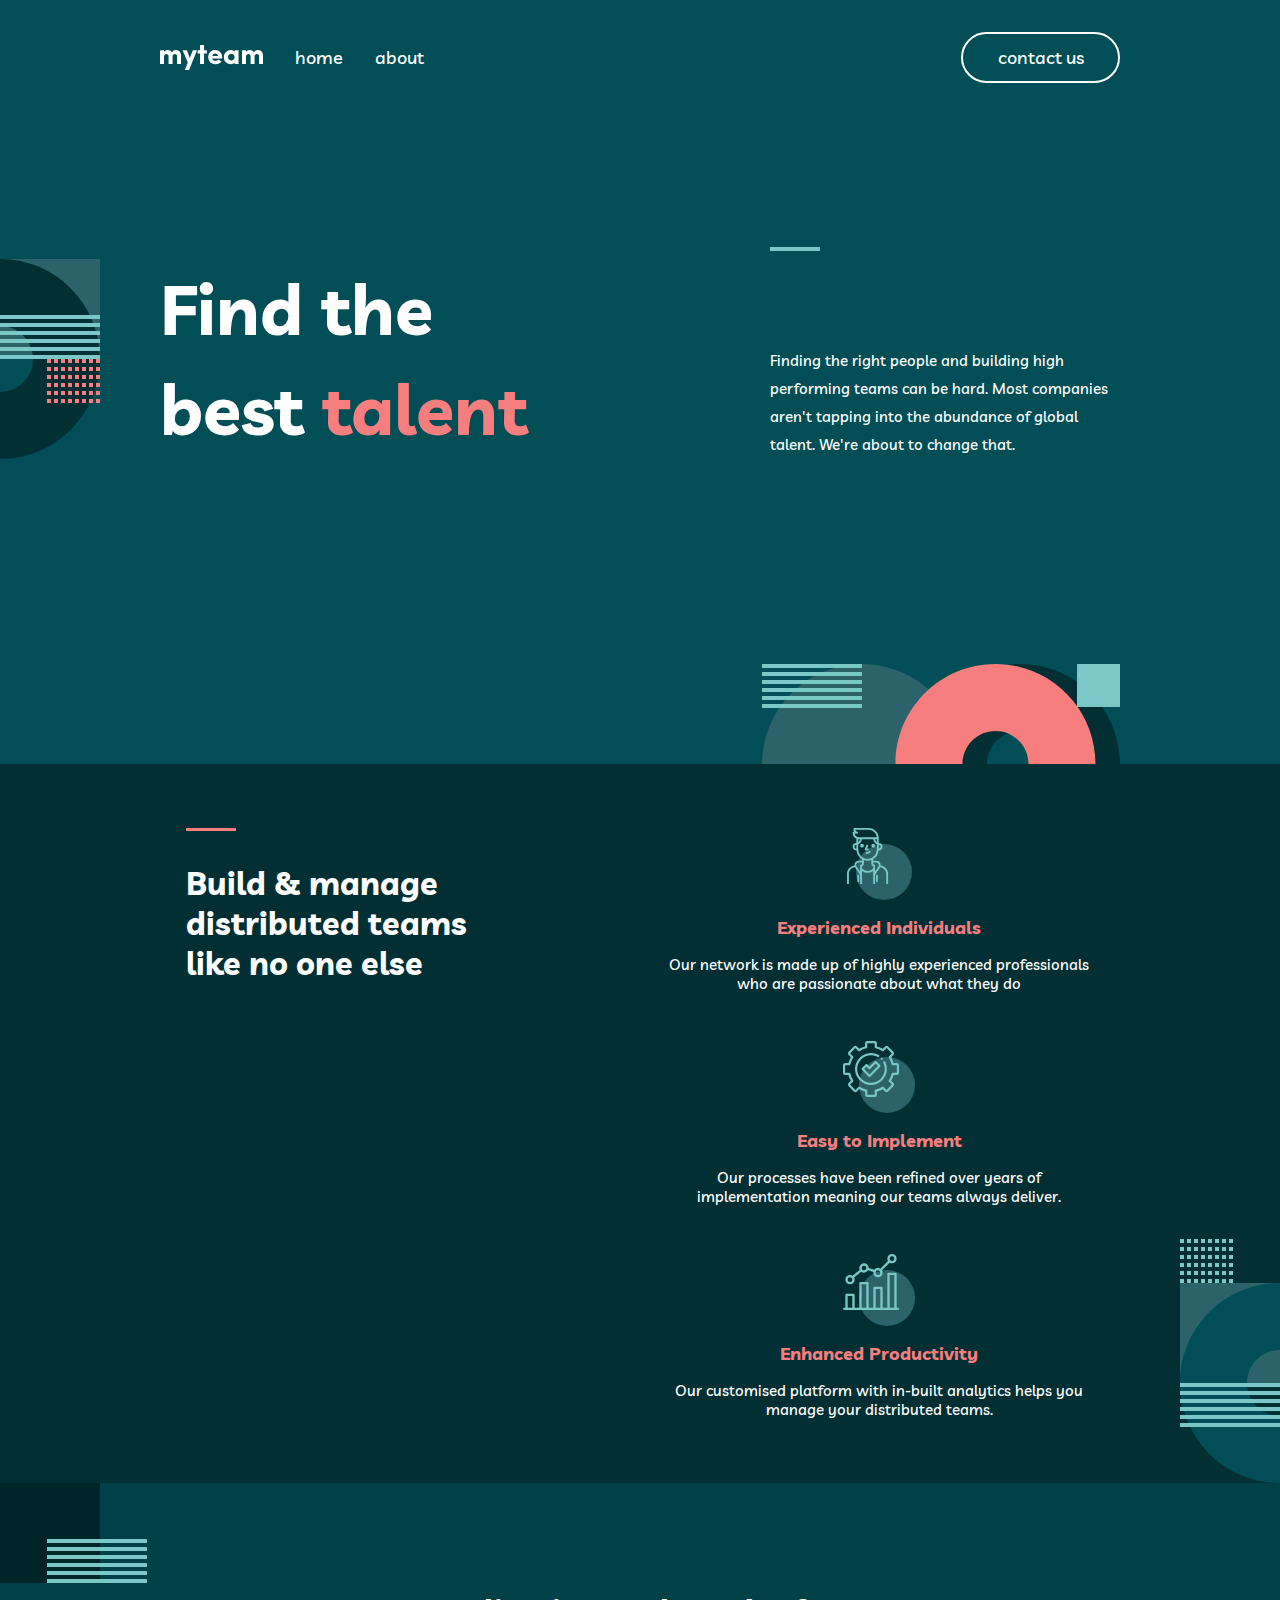
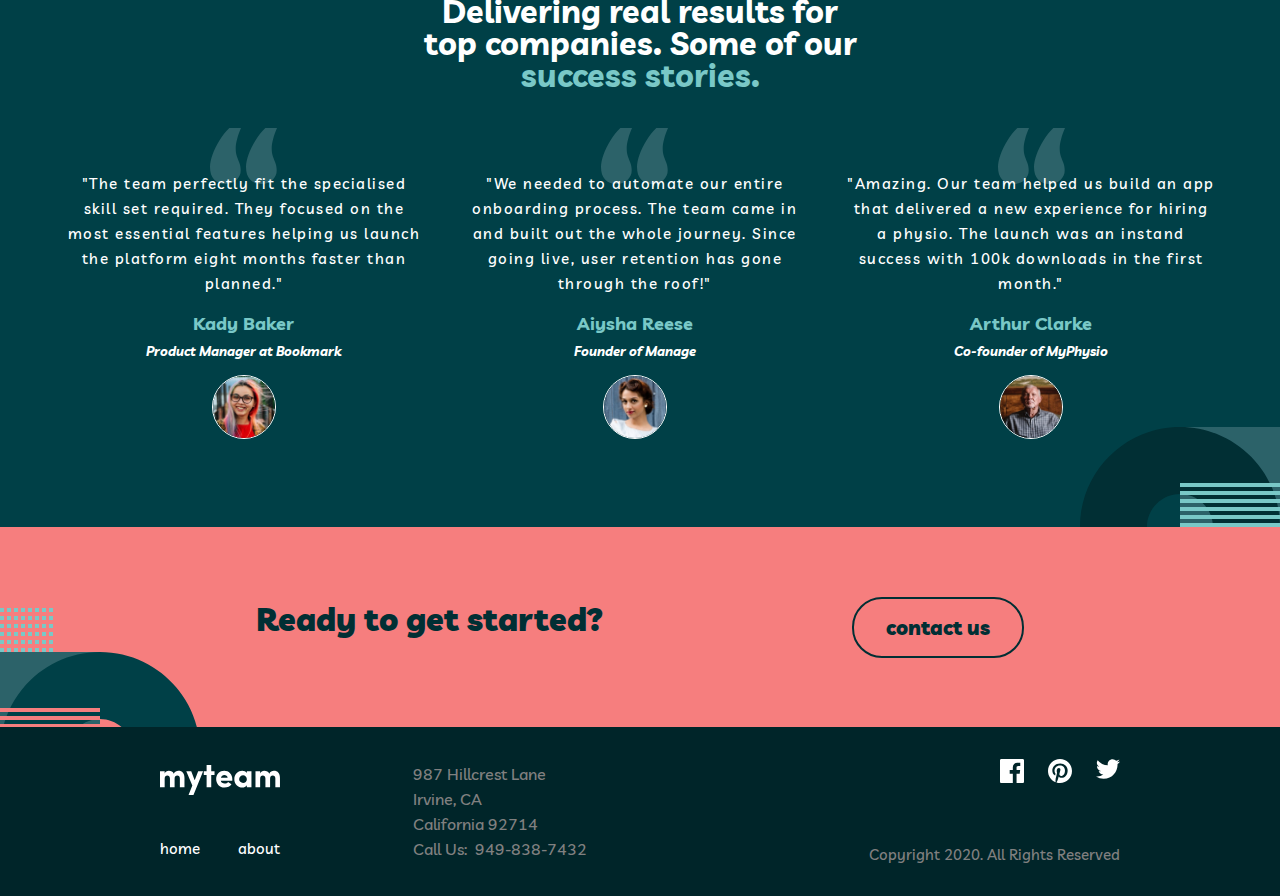
<file: index.html>
<!DOCTYPE html>
<html lang="en">

<head>
  <meta charset="UTF-8">
  <meta name="viewport" content="width=device-width, initial-scale=1.0">
  <link rel="stylesheet" href="./css/index-mobile.css">
  <link rel="stylesheet" href="./css/tablet/index-tablet.css">
  <link rel="stylesheet" href="./css/desktop/index-desktop.css">
  <link rel="icon" type="image/png" sizes="32x32" href="./images/favicon-32x32.png">
  <link href="https://fonts.googleapis.com/css2?family=Livvic:wght@500;700&display=swap" rel="stylesheet">
  <script src="./js/script.js" defer></script>
  <title>My Team Website</title>
</head>

<body>
  <header>
    <div class="top-header">
      <svg class="logo" viewBox="0 0 160 40" xmlns="http://www.w3.org/2000/svg">
        <path fill="#fff"
          d="M6.214 29.531V18.237c0-1.488.334-2.582 1.003-3.282.668-.699 1.511-1.049 2.529-1.049 1.017 0 1.846.365 2.485 1.094.625.73.967 1.734 1.025 3.013v11.518h6.213V18.237c0-1.459.32-2.545.96-3.26.64-.714 1.49-1.07 2.55-1.07 1.062 0 1.92.379 2.573 1.138.625.759.938 1.793.938 3.102v11.384h6.148v-12.12c0-3.096-.69-5.484-2.071-7.165-1.381-1.682-3.38-2.523-5.996-2.523-2.616 0-4.687 1.265-6.213 3.795-1.163-2.5-3.394-3.75-6.694-3.75a6.251 6.251 0 00-3.27.915c-.945.64-1.672 1.51-2.18 2.612V8.192H0v21.34h6.214zM44.634 40L57.499 8.192h-6.606L46.248 20.29l-4.6-12.098h-6.606l8.045 19.152L38.072 40h6.563zm23.683-10.469V13.214H72.7V8.192h-4.383V0h-6.17v8.192h-3.793v5.022h3.793v16.317h6.17zm17.448.447c4.418.015 7.594-1.429 9.527-4.33L90.78 22.5c-1.046 1.34-2.565 2.009-4.557 2.009-1.279 0-2.427-.313-3.444-.938-1.018-.625-1.585-1.503-1.7-2.634H96.36c.058-1.28.087-1.934.087-1.964-.015-3.333-1.04-6.041-3.074-8.125-2.035-2.083-4.586-3.125-7.653-3.125-3.067-.015-5.64 1.005-7.718 3.058-2.078 2.054-3.118 4.725-3.118 8.014 0 3.288 1.04 5.982 3.118 8.08 2.108 2.068 4.695 3.103 7.762 3.103zm4.426-13.014h-9.027c.233-1.16.814-2.068 1.745-2.723.9-.655 1.875-.967 2.921-.937a4.987 4.987 0 012.856.982c.858.625 1.36 1.518 1.505 2.678zm19.518 12.969c1.076.03 2.202-.208 3.38-.714 1.177-.506 2.078-1.213 2.703-2.12v2.432h6.148V8.192h-6.148v2.366c-.625-.908-1.52-1.607-2.682-2.098-1.163-.491-2.296-.737-3.401-.737-2.718.015-5.167 1.05-7.347 3.103-2.18 2.053-3.27 4.725-3.27 8.013 0 3.289 1.053 5.96 3.16 8.014 2.108 2.053 4.594 3.08 7.457 3.08zm1.003-6.027c-1.41 0-2.624-.476-3.641-1.428-1.047-.953-1.57-2.158-1.57-3.616 0-1.444.523-2.657 1.57-3.639 1.134-.967 2.376-1.45 3.728-1.45 1.352 0 2.522.476 3.51 1.428.989.952 1.483 2.173 1.483 3.66 0 1.489-.494 2.701-1.483 3.639-.988.938-2.187 1.406-3.597 1.406zm22.81 5.625V18.237c0-1.488.335-2.582 1.003-3.282.669-.699 1.512-1.049 2.53-1.049 1.017 0 1.845.365 2.485 1.094.625.73.966 1.734 1.025 3.013v11.518h6.213V18.237c0-1.459.32-2.545.96-3.26.64-.714 1.49-1.07 2.55-1.07 1.062 0 1.92.379 2.573 1.138.625.759.938 1.793.938 3.102v11.384h6.148v-12.12c0-3.096-.69-5.484-2.071-7.165-1.381-1.682-3.38-2.523-5.996-2.523-2.616 0-4.687 1.265-6.214 3.795-1.162-2.5-3.394-3.75-6.693-3.75a6.251 6.251 0 00-3.27.915c-.945.64-1.672 1.51-2.18 2.612V8.192h-6.214v21.34h6.213z" />
      </svg>

      <div class="hamburger-button">
        <div class="bar"></div>
      </div>
      <nav>
        <div class="links">
          <div class="website-info">
            <a href="index.html">home</a>
            <a href="about.html">about</a>
          </div>
          <a class="contact" href="contact.html"><button>contact us</button></a>
        </div>
        <svg class="nav-svg" xmlns="http://www.w3.org/2000/svg" width="200" height="200">
          <g fill="none" fill-rule="evenodd">
            <path fill="#2C6269" d="M100 100H0V0h100z" />
            <path fill="#F67E7E"
              d="M100 0c55.228 0 100 44.772 100 100s-44.772 100-100 100S0 155.228 0 100 44.772 0 100 0zm0 67c-18.225 0-33 14.775-33 33s14.775 33 33 33 33-14.775 33-33-14.775-33-33-33z" />
            <path fill="#79C8C7"
              d="M100 40v4H0v-4h100zm0-8v4H0v-4h100zm0-8v4H0v-4h100zm0-8v4H0v-4h100zm0-8v4H0V8h100zm0-8v4H0V0h100z" />
          </g>
        </svg>
      </nav>
    </div>

    <div class="find-talent">
      <svg class="find-talent-svg" xmlns="http://www.w3.org/2000/svg" width="200" height="200">
        <g fill="none" fill-rule="evenodd">
          <path fill="#2C6269" d="M100 100h100V0H100z" />
          <path fill="#012F34"
            d="M100 0C44.772 0 0 44.772 0 100s44.772 100 100 100 100-44.772 100-100S155.228 0 100 0zm0 67c18.225 0 33 14.775 33 33s-14.775 33-33 33-33-14.775-33-33 14.775-33 33-33z" />
          <path fill="#79C8C7"
            d="M100 96v4h100v-4H100zm0-8v4h100v-4H100zm0-8v4h100v-4H100zm0-8v4h100v-4H100zm0-8v4h100v-4H100zm0-8v4h100v-4H100z" />
          <path fill="#F67E7E"
            d="M196 140v4h4v-4h-4zm-7 0v4h4v-4h-4zm-7 0v4h4v-4h-4zm-7 0v4h4v-4h-4zm-7 0v4h4v-4h-4zm-7 0v4h4v-4h-4zm-7 0v4h4v-4h-4zm-7 0v4h4v-4h-4zm49-8v4h4v-4h-4zm-7 0v4h4v-4h-4zm-7 0v4h4v-4h-4zm-7 0v4h4v-4h-4zm-7 0v4h4v-4h-4zm-7 0v4h4v-4h-4zm-7 0v4h4v-4h-4zm-7 0v4h4v-4h-4zm49-8v4h4v-4h-4zm-7 0v4h4v-4h-4zm-7 0v4h4v-4h-4zm-7 0v4h4v-4h-4zm-7 0v4h4v-4h-4zm-7 0v4h4v-4h-4zm-7 0v4h4v-4h-4zm-7 0v4h4v-4h-4zm35-8v4h4v-4h-4zm-14 0v4h4v-4h-4zm7 0v4h4v-4h-4zm-21 0v4h4v-4h-4zm7 0v4h4v-4h-4zm35 0v4h4v-4h-4zm-7 0v4h4v-4h-4zm-42 0v4h4v-4h-4zm49-8v4h4v-4h-4zm-7 0v4h4v-4h-4zm-7 0v4h4v-4h-4zm-7 0v4h4v-4h-4zm-7 0v4h4v-4h-4zm-7 0v4h4v-4h-4zm-7 0v4h4v-4h-4zm-7 0v4h4v-4h-4zm49-8v4h4v-4h-4zm-7 0v4h4v-4h-4zm-7 0v4h4v-4h-4zm-7 0v4h4v-4h-4zm-7 0v4h4v-4h-4zm-7 0v4h4v-4h-4zm-7 0v4h4v-4h-4zm-7 0v4h4v-4h-4z" />
        </g>
      </svg>
      <h2>Find the <br>best <span>talent</span></h2>
      <div class="hr-in-p">
        <hr>
        <p>
          Finding the right people and building high performing teams can be hard. Most companies aren't tapping into
          the
          abundance of global talent. We're about to change that.
        </p>
      </div>
    </div>

    <svg class="header-svg" xmlns="http://www.w3.org/2000/svg" width="358" height="100">
      <g fill="none" fill-rule="evenodd">
        <circle cx="100" cy="100" r="100" fill="#2C6269" />
        <path fill="#012F34"
          d="M258 0c55.228 0 100 44.772 100 100s-44.772 100-100 100-100-44.772-100-100S202.772 0 258 0zm0 67c-18.225 0-33 14.775-33 33s14.775 33 33 33 33-14.775 33-33-14.775-33-33-33z" />
        <path fill="#79C8C7" d="M358 43h-43V0h43z" />
        <path fill="#F67E7E"
          d="M233.514 0c55.228 0 100 44.772 100 100s-44.772 100-100 100c-55.229 0-100-44.772-100-100s44.771-100 100-100zm0 67c-18.226 0-33 14.775-33 33s14.774 33 33 33c18.225 0 33-14.775 33-33s-14.775-33-33-33z" />
        <path fill="#79C8C7"
          d="M100 40v4H0v-4h100zm0-8v4H0v-4h100zm0-8v4H0v-4h100zm0-8v4H0v-4h100zm0-8v4H0V8h100zm0-8v4H0V0h100z" />
      </g>
    </svg>
  </header>


  <main>
    <div class="upper-main">
      <svg class="main-pattern" xmlns="http://www.w3.org/2000/svg" width="200" height="244">
        <g fill="none" fill-rule="evenodd">
          <path fill="#2C6269" d="M100 144H0V44h100z" />
          <path fill="#014E56"
            d="M100 44c55.228 0 100 44.772 100 100s-44.772 100-100 100S0 199.228 0 144 44.772 44 100 44zm0 67c-18.225 0-33 14.775-33 33s14.775 33 33 33 33-14.775 33-33-14.775-33-33-33z" />
          <path fill="#79C8C7"
            d="M100 184v4H0v-4h100zm0-8v4H0v-4h100zm0-8v4H0v-4h100zm0-8v4H0v-4h100zm0-8v4H0v-4h100zm0-8v4H0v-4h100zM4 40v4H0v-4h4zm7 0v4H7v-4h4zm7 0v4h-4v-4h4zm7 0v4h-4v-4h4zm7 0v4h-4v-4h4zm7 0v4h-4v-4h4zm7 0v4h-4v-4h4zm7 0v4h-4v-4h4zM4 32v4H0v-4h4zm7 0v4H7v-4h4zm7 0v4h-4v-4h4zm7 0v4h-4v-4h4zm7 0v4h-4v-4h4zm7 0v4h-4v-4h4zm7 0v4h-4v-4h4zm7 0v4h-4v-4h4zM4 24v4H0v-4h4zm7 0v4H7v-4h4zm7 0v4h-4v-4h4zm7 0v4h-4v-4h4zm7 0v4h-4v-4h4zm7 0v4h-4v-4h4zm7 0v4h-4v-4h4zm7 0v4h-4v-4h4zm-35-8v4h-4v-4h4zm14 0v4h-4v-4h4zm-7 0v4h-4v-4h4zm21 0v4h-4v-4h4zm-7 0v4h-4v-4h4zM4 16v4H0v-4h4zm7 0v4H7v-4h4zm42 0v4h-4v-4h4zM4 8v4H0V8h4zm7 0v4H7V8h4zm7 0v4h-4V8h4zm7 0v4h-4V8h4zm7 0v4h-4V8h4zm7 0v4h-4V8h4zm7 0v4h-4V8h4zm7 0v4h-4V8h4zM4 0v4H0V0h4zm7 0v4H7V0h4zm7 0v4h-4V0h4zm7 0v4h-4V0h4zm7 0v4h-4V0h4zm7 0v4h-4V0h4zm7 0v4h-4V0h4zm7 0v4h-4V0h4z" />
        </g>
      </svg>

      <h2><span>
          <hr>
        </span>Build & manage distributed teams like no one else</h2>

      <div class="perks">
        <div class="perk">
          <svg xmlns="http://www.w3.org/2000/svg" width="65" height="72">
            <g fill="none" fill-rule="evenodd" transform="translate(-7)">
              <circle cx="44" cy="44" r="28" fill="#2C6269" />
              <path fill="#79C8C7" fill-rule="nonzero"
                d="M28.496 0c5.66 0 10.267 4.606 10.267 10.267v4.666a3.737 3.737 0 013.733 3.734 3.737 3.737 0 01-3.733 3.733h-.213a11.184 11.184 0 01-5.387 8.7v1.566h2.949a4.523 4.523 0 014.512 4.306l.005.212c0 .07 0 .14-.003.21l.122.007c4.216.561 7.348 4.142 7.348 8.332V56h-1.867V45.733a6.553 6.553 0 00-5.668-6.475l-.405-.025a4.573 4.573 0 01-.28.484l-4.847 7.233V56h-1.867l.001-13.044a9.388 9.388 0 01-5.6 1.844 9.39 9.39 0 01-5.6-1.843V56h-1.867v-9.05l-4.845-7.23a4.573 4.573 0 01-.282-.487l-.467.03c-3.17.426-5.606 3.21-5.606 6.47V56H7.029V45.733c0-4.19 3.132-7.77 7.288-8.326l.182-.013-.004-.22a4.52 4.52 0 014.305-4.502l.212-.005 2.95-.001v-1.534a10.995 10.995 0 01-5.187-7.266l-.055-.289a10.974 10.974 0 01-.13-.987l-.015-.19h-.212a3.738 3.738 0 01-3.729-3.535l-.005-.198a3.737 3.737 0 013.734-3.734l-.001-4.364A6.543 6.543 0 0112.633 4.9l-.004-.234c0-.516.418-.934.934-.934h.5a3.706 3.706 0 01-.5-1.866V.933c0-.515.418-.933.933-.933zM18.229 46.667c.515 0 .934.417.934.933v5.6a.933.933 0 11-1.867 0v-5.6c0-.516.418-.933.933-.933zm18.667 0c.516 0 .933.417.933.933v5.6a.932.932 0 11-1.867 0v-5.6c0-.516.418-.933.934-.933zm-.784-12.134h-2.95v1.139a.935.935 0 00.666.908l.11.025h.158c.516 0 .933.418.933.934v6.057l3.294-4.915c.256-.385.405-.827.434-1.289l.006-.199c0-1.47-1.19-2.66-2.651-2.66zm-14.15 0h-2.949a2.653 2.653 0 00-2.65 2.65 2.638 2.638 0 00.441 1.5l3.291 4.912v-6.056c0-.48.361-.873.825-.927l.11-.007h.158a.933.933 0 00.774-.926v-1.146zM31.296 32c-.572.213-1.168.38-1.783.5a10.97 10.97 0 01-5.684-.486v3.658a2.797 2.797 0 01-1.867 2.654v2.123a7.53 7.53 0 005.6 2.484c2.147 0 4.17-.901 5.6-2.485v-2.123a2.798 2.798 0 01-1.866-2.661zm1.933-20.8H21.895c-.413 2.84-2.638 4.552-3.666 5.203V19.6l.221 2.84c.023.267.06.54.107.81.883 4.971 5.646 8.297 10.616 7.415a9.328 9.328 0 007.529-8.593l.197-2.545v-3.122c-1.027-.65-3.255-2.363-3.67-5.205zm-3.526 11.473l1.32 1.32a7.27 7.27 0 01-5.168 2.14h-.16v-1.866h.16a5.414 5.414 0 003.848-1.594zm-3.008-6.22l1.734.694-1.355 3.386h1.422V22.4h-2.8a.935.935 0 01-.867-1.28l1.866-4.666zm12.068.347v2.8l-.072.933h.072c.98 0 1.786-.759 1.86-1.72l.006-.146c0-1.03-.837-1.867-1.866-1.867zm-22.399 0a1.869 1.869 0 00-1.868 1.867c0 1.03.837 1.866 1.867 1.866h.068l-.066-.861V16.8zm5.598-.933a1.867 1.867 0 110 3.733 1.867 1.867 0 010-3.733zm11.2 0a1.867 1.867 0 110 3.733 1.867 1.867 0 010-3.733zm3.733-4.668l-1.766.002c.272 1.256 1.054 2.215 1.768 2.86l-.002-2.862zm-18.666-.066v2.926c.714-.644 1.495-1.603 1.767-2.858l-.833-.001c-.317 0-.629-.023-.934-.067zm10.267-9.266H15.429c0 1.03.837 1.866 1.867 1.866a.934.934 0 010 1.867H14.59a4.675 4.675 0 004.573 3.733h17.68c-.465-4.194-4.03-7.466-8.347-7.466z" />
              <path d="M0 0h56v56H0z" />
            </g>
          </svg>
          <div class="perk-description">
            <h4>Experienced Individuals</h4>
            <p>Our network is made up of highly experienced professionals who are passionate about what they do</p>
          </div>
        </div>

        <div class="perk">
          <svg xmlns="http://www.w3.org/2000/svg" width="72" height="72">
            <g fill="none" fill-rule="evenodd">
              <circle cx="44" cy="44" r="28" fill="#2C6269" />
              <path fill="#79C8C7" fill-rule="nonzero"
                d="M31.719 0a2.19 2.19 0 012.187 2.188v3.23a23.117 23.117 0 015.886 2.436l2.284-2.283a2.19 2.19 0 013.093 0l5.26 5.26a2.19 2.19 0 010 3.093l-2.283 2.284a23.117 23.117 0 012.436 5.886h3.23A2.19 2.19 0 0156 24.28v7.438a2.19 2.19 0 01-2.188 2.187h-3.237a23.122 23.122 0 01-2.44 5.877l2.293 2.293a2.19 2.19 0 010 3.093l-5.259 5.26a2.19 2.19 0 01-3.093 0l-2.301-2.301a23.12 23.12 0 01-5.869 2.426v3.258A2.19 2.19 0 0131.72 56H24.28a2.19 2.19 0 01-2.187-2.188v-3.265a23.107 23.107 0 01-5.859-2.43l-2.31 2.312a2.19 2.19 0 01-3.094 0l-5.26-5.26a2.19 2.19 0 010-3.093l2.311-2.311a23.107 23.107 0 01-2.43-5.859H2.189A2.19 2.19 0 010 31.72V24.28a2.19 2.19 0 012.188-2.187h3.258a23.106 23.106 0 012.426-5.869l-2.3-2.301a2.19 2.19 0 010-3.093l5.259-5.26a2.19 2.19 0 013.093 0l2.293 2.294a23.106 23.106 0 015.877-2.44V2.188A2.19 2.19 0 0124.28 0h7.438zm0 2.188H24.28v4.098c0 .513-.356.957-.857 1.068a20.954 20.954 0 00-6.78 2.815c-.433.277-1 .216-1.363-.148l-2.904-2.903-5.259 5.26 2.91 2.91c.363.362.425.928.149 1.36a20.959 20.959 0 00-2.801 6.774c-.11.502-.555.86-1.068.86h-4.12v7.437h4.126c.513 0 .957.357 1.068.857a20.948 20.948 0 002.805 6.764c.276.433.215 1-.148 1.362l-2.92 2.92 5.258 5.26 2.92-2.92a1.094 1.094 0 011.363-.15 20.943 20.943 0 006.764 2.806c.5.111.857.555.857 1.068v4.127h7.438v-4.12c0-.514.357-.959.859-1.069 2.41-.53 4.69-1.473 6.774-2.801a1.094 1.094 0 011.361.15l2.91 2.909 5.259-5.26-2.903-2.902a1.094 1.094 0 01-.148-1.363 20.957 20.957 0 002.815-6.78c.11-.502.555-.858 1.068-.858h4.099V24.28H49.72c-.514 0-.958-.357-1.068-.859a20.944 20.944 0 00-2.811-6.79 1.094 1.094 0 01.148-1.362l2.893-2.893-5.26-5.259-2.892 2.893c-.363.363-.929.424-1.362.148a20.954 20.954 0 00-6.79-2.81 1.093 1.093 0 01-.86-1.069V2.187zm4.087 11.877a1.094 1.094 0 11-1.07 1.908c-5.356-3.004-12.133-2.065-16.48 2.282-5.374 5.373-5.374 14.117 0 19.49A13.742 13.742 0 0028 41.775c3.53 0 7.058-1.343 9.745-4.03a13.765 13.765 0 002.588-15.903 1.094 1.094 0 111.957-.978 15.95 15.95 0 01-2.998 18.428A15.92 15.92 0 0128 43.962a15.92 15.92 0 01-11.292-4.67c-6.226-6.227-6.226-16.357 0-22.584a15.822 15.822 0 019.209-4.54 16.079 16.079 0 019.889 1.897zm-2.495 6.198l3.923 3.923c.427.427.427 1.12 0 1.547L27.23 35.737a1.095 1.095 0 01-1.547 0l-6.917-6.917a1.093 1.093 0 010-1.547l3.923-3.923a1.093 1.093 0 011.547 0l2.22 2.22 5.308-5.307a1.093 1.093 0 011.547 0zm-.774 2.32l-5.307 5.308a1.095 1.095 0 01-1.547 0l-2.22-2.22-2.377 2.376 5.37 5.37 8.458-8.457-2.377-2.377zm6.22-5.957c.288 0 .57.117.774.32.203.204.32.486.32.774a1.1 1.1 0 01-.32.773 1.1 1.1 0 01-.774.32 1.1 1.1 0 01-.774-.32 1.099 1.099 0 010-1.546c.203-.204.485-.32.774-.32z" />
            </g>
          </svg>
          <div class="perk-description">
            <h4>Easy to Implement</h4>
            <p>Our processes have been refined over years of implementation meaning our teams always deliver.</p>
          </div>
        </div>

        <div class="perk">
          <svg xmlns="http://www.w3.org/2000/svg" width="72" height="72">
            <g fill="none" fill-rule="evenodd">
              <circle cx="44" cy="44" r="28" fill="#2C6269" />
              <path fill="#79C8C7" fill-rule="nonzero"
                d="M52.5 18.667c.644 0 1.167.522 1.167 1.166l-.001 33.833h1.167c.601 0 1.097.456 1.16 1.04l.007.127c0 .644-.523 1.167-1.167 1.167l-2.315-.001L52.5 56h-7.018l-6.964-.001L38.5 56h-7.018l-6.964-.001L24.5 56H1.167a1.167 1.167 0 010-2.333l1.166-.001V40.833c0-.6.456-1.096 1.04-1.16l.127-.006h7c.644 0 1.167.522 1.167 1.166l-.001 12.833h4.667v-24.5c0-.6.456-1.096 1.04-1.16L17.5 28h7c.644 0 1.167.523 1.167 1.167l-.001 24.499h4.667V33.833c0-.6.456-1.096 1.04-1.16l.127-.006h7c.644 0 1.167.522 1.167 1.166l-.001 19.833h4.667V19.833c0-.6.456-1.096 1.04-1.16l.127-.006zM9.333 42H4.667v11.667h4.666V42zm14-11.667h-4.666v23.334h4.666V30.333zm14 4.667h-4.666v18.667h4.666V35zm14-14h-4.666v32.667h4.666V21zM49 0a4.671 4.671 0 014.667 4.667A4.671 4.671 0 0149 9.333a4.64 4.64 0 01-2.37-.647l-7.61 7.612a4.64 4.64 0 01.647 2.369A4.671 4.671 0 0135 23.333a4.671 4.671 0 01-4.603-5.44l-5.372-1.532A4.669 4.669 0 0121 18.667a4.643 4.643 0 01-2.802-.937l-7.117 5.674c.373.67.586 1.442.586 2.263A4.671 4.671 0 017 30.333a4.671 4.671 0 01-4.667-4.666A4.671 4.671 0 017 21c.905 0 1.75.259 2.466.706l7.274-5.8A4.671 4.671 0 0121 9.333a4.671 4.671 0 014.665 4.781l5.7 1.627a4.66 4.66 0 016.005-1.095l7.61-7.611a4.64 4.64 0 01-.647-2.37A4.671 4.671 0 0149 0zM7 23.333a2.336 2.336 0 00-2.333 2.334A2.336 2.336 0 007 28a2.336 2.336 0 002.333-2.333c0-.634-.254-1.21-.666-1.632a.99.99 0 01-.106-.114l.074.082A2.325 2.325 0 007 23.333zm28-7a2.336 2.336 0 00-2.333 2.334A2.336 2.336 0 0035 21a2.336 2.336 0 002.333-2.333A2.336 2.336 0 0035 16.333zm-14-4.666A2.336 2.336 0 0018.667 14c0 .535.18 1.028.485 1.423l.028.03.015.02a2.317 2.317 0 001.805.86A2.336 2.336 0 0023.333 14 2.336 2.336 0 0021 11.667zm28-9.334a2.336 2.336 0 00-2.333 2.334c0 .631.252 1.205.661 1.626l.025.021.021.022c.42.411.993.664 1.626.664a2.336 2.336 0 002.333-2.333A2.336 2.336 0 0049 2.333z" />
            </g>
          </svg>
          <div class="perk-description">
            <h4>Enhanced Productivity</h4>
            <p>Our customised platform with in-built analytics helps you manage your distributed teams.</p>
          </div>
        </div>
      </div>
    </div>

    <div class="lower-main">
      <svg class="review-svg" xmlns="http://www.w3.org/2000/svg" width="147" height="100">
        <g fill="none" fill-rule="evenodd">
          <path fill="#002529" d="M0 100h100V0H0z" />
          <path fill="#79C8C7"
            d="M47 96v4h100v-4H47zm0-8v4h100v-4H47zm0-8v4h100v-4H47zm0-8v4h100v-4H47zm0-8v4h100v-4H47zm0-8v4h100v-4H47z" />
        </g>
      </svg>
      <h2>Delivering real results for top companies. Some of our <span>success stories.</span></h2>

      <div class="reviews">
        <div class="review">
          <svg xmlns="http://www.w3.org/2000/svg" width="67" height="56">
            <path fill="#2C6269"
              d="M51.273 56c4.638 0 8.368-1.322 11.19-3.967 2.823-2.645 4.235-5.799 4.235-9.46 0-2.95-.429-5.494-1.286-7.63a197.251 197.251 0 01-2.495-6.562c-.806-2.237-1.21-4.933-1.21-8.087 0-2.746.454-5.798 1.361-9.155C63.976 7.782 65.286 4.069 67 0H55.356c-3.73 3.662-7.032 7.833-9.905 12.512-2.873 4.68-5.166 9.359-6.88 14.038C36.857 31.23 36 35.4 36 39.063c0 5.391 1.361 9.562 4.083 12.512C42.805 54.525 46.535 56 51.273 56zm-36 0c4.638 0 8.368-1.322 11.19-3.967 2.823-2.645 4.235-5.799 4.235-9.46 0-2.95-.429-5.494-1.286-7.63a197.251 197.251 0 01-2.495-6.562c-.806-2.237-1.21-4.933-1.21-8.087 0-2.746.454-5.798 1.361-9.155C27.976 7.782 29.286 4.069 31 0H19.356c-3.73 3.662-7.032 7.833-9.905 12.512-2.873 4.68-5.166 9.359-6.88 14.038C.857 31.23 0 35.4 0 39.063c0 5.391 1.361 9.562 4.083 12.512C6.805 54.525 10.535 56 15.273 56z" />
          </svg>
          <p>"The team perfectly fit the specialised skill set required. They focused on the most essential features
            helping us launch the platform eight months faster than planned."</p>
          <section class="author">
            <span>Kady Baker</span>
            <span>Product Manager at Bookmark</span>
            <img src="./assets/avatar-kady.jpg" alt="kady">
          </section>
        </div>

        <div class="review">
          <svg xmlns="http://www.w3.org/2000/svg" width="67" height="56">
            <path fill="#2C6269"
              d="M51.273 56c4.638 0 8.368-1.322 11.19-3.967 2.823-2.645 4.235-5.799 4.235-9.46 0-2.95-.429-5.494-1.286-7.63a197.251 197.251 0 01-2.495-6.562c-.806-2.237-1.21-4.933-1.21-8.087 0-2.746.454-5.798 1.361-9.155C63.976 7.782 65.286 4.069 67 0H55.356c-3.73 3.662-7.032 7.833-9.905 12.512-2.873 4.68-5.166 9.359-6.88 14.038C36.857 31.23 36 35.4 36 39.063c0 5.391 1.361 9.562 4.083 12.512C42.805 54.525 46.535 56 51.273 56zm-36 0c4.638 0 8.368-1.322 11.19-3.967 2.823-2.645 4.235-5.799 4.235-9.46 0-2.95-.429-5.494-1.286-7.63a197.251 197.251 0 01-2.495-6.562c-.806-2.237-1.21-4.933-1.21-8.087 0-2.746.454-5.798 1.361-9.155C27.976 7.782 29.286 4.069 31 0H19.356c-3.73 3.662-7.032 7.833-9.905 12.512-2.873 4.68-5.166 9.359-6.88 14.038C.857 31.23 0 35.4 0 39.063c0 5.391 1.361 9.562 4.083 12.512C6.805 54.525 10.535 56 15.273 56z" />
          </svg>
          <p>"We needed to automate our entire onboarding process. The team came in and built out the whole journey.
            Since going live, user retention has gone through the roof!"</p>
          <section class="author">
            <span>Aiysha Reese</span>
            <span>Founder of Manage</span>
            <img src="./assets/avatar-aiysha.jpg" alt="kady">
          </section>
        </div>

        <div class="review">
          <svg xmlns="http://www.w3.org/2000/svg" width="67" height="56">
            <path fill="#2C6269"
              d="M51.273 56c4.638 0 8.368-1.322 11.19-3.967 2.823-2.645 4.235-5.799 4.235-9.46 0-2.95-.429-5.494-1.286-7.63a197.251 197.251 0 01-2.495-6.562c-.806-2.237-1.21-4.933-1.21-8.087 0-2.746.454-5.798 1.361-9.155C63.976 7.782 65.286 4.069 67 0H55.356c-3.73 3.662-7.032 7.833-9.905 12.512-2.873 4.68-5.166 9.359-6.88 14.038C36.857 31.23 36 35.4 36 39.063c0 5.391 1.361 9.562 4.083 12.512C42.805 54.525 46.535 56 51.273 56zm-36 0c4.638 0 8.368-1.322 11.19-3.967 2.823-2.645 4.235-5.799 4.235-9.46 0-2.95-.429-5.494-1.286-7.63a197.251 197.251 0 01-2.495-6.562c-.806-2.237-1.21-4.933-1.21-8.087 0-2.746.454-5.798 1.361-9.155C27.976 7.782 29.286 4.069 31 0H19.356c-3.73 3.662-7.032 7.833-9.905 12.512-2.873 4.68-5.166 9.359-6.88 14.038C.857 31.23 0 35.4 0 39.063c0 5.391 1.361 9.562 4.083 12.512C6.805 54.525 10.535 56 15.273 56z" />
          </svg>
          <p>"Amazing. Our team helped us build an app that delivered a new experience for hiring a physio. The launch
            was an instand success with 100k downloads in the first month."</p>
          <section class="author">
            <span>Arthur Clarke</span>
            <span>Co-founder of MyPhysio</span>
            <img src=".\assets\avatar-arthur.jpg" alt="kady">
          </section>
        </div>
        <svg class="bottom-review-svg" xmlns="http://www.w3.org/2000/svg" width="200" height="100">
          <g fill="none" fill-rule="evenodd">
            <path fill="#2C6269" d="M100 100h100V0H100z" />
            <path fill="#012F34"
              d="M100 0C44.772 0 0 44.772 0 100s44.772 100 100 100 100-44.772 100-100S155.228 0 100 0zm0 67c18.225 0 33 14.775 33 33s-14.775 33-33 33-33-14.775-33-33 14.775-33 33-33z" />
            <path fill="#79C8C7"
              d="M100 96v4h100v-4H100zm0-8v4h100v-4H100zm0-8v4h100v-4H100zm0-8v4h100v-4H100zm0-8v4h100v-4H100zm0-8v4h100v-4H100z" />
          </g>
        </svg>
      </div>
    </div>
  </main>

  <footer>
    <div class="upper-footer">
      <div class="contact-us">
        <h6>Ready to get started?</h6>
        <a href="contact.html"><button>contact us</button></a>
      </div>
      <svg xmlns="http://www.w3.org/2000/svg" width="200" height="144">
        <g fill="none" fill-rule="evenodd">
          <path fill="#2C6269" d="M100 144H0V44h100z" />
          <path fill="#004047"
            d="M100 44c55.228 0 100 44.772 100 100s-44.772 100-100 100S0 199.228 0 144 44.772 44 100 44zm0 67c-18.225 0-33 14.775-33 33s14.775 33 33 33 33-14.775 33-33-14.775-33-33-33z" />
          <path fill="#F67E7E"
            d="M100 140v4H0v-4h100zm0-8v4H0v-4h100zm0-8v4H0v-4h100zm0-8v4H0v-4h100zm0-8v4H0v-4h100zm0-8v4H0v-4h100z" />
          <path fill="#79C8C7"
            d="M4 40v4H0v-4h4zm7 0v4H7v-4h4zm7 0v4h-4v-4h4zm7 0v4h-4v-4h4zm7 0v4h-4v-4h4zm7 0v4h-4v-4h4zm7 0v4h-4v-4h4zm7 0v4h-4v-4h4zM4 32v4H0v-4h4zm7 0v4H7v-4h4zm7 0v4h-4v-4h4zm7 0v4h-4v-4h4zm7 0v4h-4v-4h4zm7 0v4h-4v-4h4zm7 0v4h-4v-4h4zm7 0v4h-4v-4h4zM4 24v4H0v-4h4zm7 0v4H7v-4h4zm7 0v4h-4v-4h4zm7 0v4h-4v-4h4zm7 0v4h-4v-4h4zm7 0v4h-4v-4h4zm7 0v4h-4v-4h4zm7 0v4h-4v-4h4zm-35-8v4h-4v-4h4zm14 0v4h-4v-4h4zm-7 0v4h-4v-4h4zm21 0v4h-4v-4h4zm-7 0v4h-4v-4h4zM4 16v4H0v-4h4zm7 0v4H7v-4h4zm42 0v4h-4v-4h4zM4 8v4H0V8h4zm7 0v4H7V8h4zm7 0v4h-4V8h4zm7 0v4h-4V8h4zm7 0v4h-4V8h4zm7 0v4h-4V8h4zm7 0v4h-4V8h4zm7 0v4h-4V8h4zM4 0v4H0V0h4zm7 0v4H7V0h4zm7 0v4h-4V0h4zm7 0v4h-4V0h4zm7 0v4h-4V0h4zm7 0v4h-4V0h4zm7 0v4h-4V0h4zm7 0v4h-4V0h4z" />
        </g>
      </svg>
    </div>

    <div class="lower-footer">
      <div class="my-team">
        <svg class="footer-logo" viewBox="0 0 160 40" xmlns="http://www.w3.org/2000/svg">
          <path fill="#fff"
            d="M6.214 29.531V18.237c0-1.488.334-2.582 1.003-3.282.668-.699 1.511-1.049 2.529-1.049 1.017 0 1.846.365 2.485 1.094.625.73.967 1.734 1.025 3.013v11.518h6.213V18.237c0-1.459.32-2.545.96-3.26.64-.714 1.49-1.07 2.55-1.07 1.062 0 1.92.379 2.573 1.138.625.759.938 1.793.938 3.102v11.384h6.148v-12.12c0-3.096-.69-5.484-2.071-7.165-1.381-1.682-3.38-2.523-5.996-2.523-2.616 0-4.687 1.265-6.213 3.795-1.163-2.5-3.394-3.75-6.694-3.75a6.251 6.251 0 00-3.27.915c-.945.64-1.672 1.51-2.18 2.612V8.192H0v21.34h6.214zM44.634 40L57.499 8.192h-6.606L46.248 20.29l-4.6-12.098h-6.606l8.045 19.152L38.072 40h6.563zm23.683-10.469V13.214H72.7V8.192h-4.383V0h-6.17v8.192h-3.793v5.022h3.793v16.317h6.17zm17.448.447c4.418.015 7.594-1.429 9.527-4.33L90.78 22.5c-1.046 1.34-2.565 2.009-4.557 2.009-1.279 0-2.427-.313-3.444-.938-1.018-.625-1.585-1.503-1.7-2.634H96.36c.058-1.28.087-1.934.087-1.964-.015-3.333-1.04-6.041-3.074-8.125-2.035-2.083-4.586-3.125-7.653-3.125-3.067-.015-5.64 1.005-7.718 3.058-2.078 2.054-3.118 4.725-3.118 8.014 0 3.288 1.04 5.982 3.118 8.08 2.108 2.068 4.695 3.103 7.762 3.103zm4.426-13.014h-9.027c.233-1.16.814-2.068 1.745-2.723.9-.655 1.875-.967 2.921-.937a4.987 4.987 0 012.856.982c.858.625 1.36 1.518 1.505 2.678zm19.518 12.969c1.076.03 2.202-.208 3.38-.714 1.177-.506 2.078-1.213 2.703-2.12v2.432h6.148V8.192h-6.148v2.366c-.625-.908-1.52-1.607-2.682-2.098-1.163-.491-2.296-.737-3.401-.737-2.718.015-5.167 1.05-7.347 3.103-2.18 2.053-3.27 4.725-3.27 8.013 0 3.289 1.053 5.96 3.16 8.014 2.108 2.053 4.594 3.08 7.457 3.08zm1.003-6.027c-1.41 0-2.624-.476-3.641-1.428-1.047-.953-1.57-2.158-1.57-3.616 0-1.444.523-2.657 1.57-3.639 1.134-.967 2.376-1.45 3.728-1.45 1.352 0 2.522.476 3.51 1.428.989.952 1.483 2.173 1.483 3.66 0 1.489-.494 2.701-1.483 3.639-.988.938-2.187 1.406-3.597 1.406zm22.81 5.625V18.237c0-1.488.335-2.582 1.003-3.282.669-.699 1.512-1.049 2.53-1.049 1.017 0 1.845.365 2.485 1.094.625.73.966 1.734 1.025 3.013v11.518h6.213V18.237c0-1.459.32-2.545.96-3.26.64-.714 1.49-1.07 2.55-1.07 1.062 0 1.92.379 2.573 1.138.625.759.938 1.793.938 3.102v11.384h6.148v-12.12c0-3.096-.69-5.484-2.071-7.165-1.381-1.682-3.38-2.523-5.996-2.523-2.616 0-4.687 1.265-6.214 3.795-1.162-2.5-3.394-3.75-6.693-3.75a6.251 6.251 0 00-3.27.915c-.945.64-1.672 1.51-2.18 2.612V8.192h-6.214v21.34h6.213z" />
        </svg>
        <div class="home-about">
          <a href="index.html">home</a>
          <a href="about.html">about</a>
        </div>
      </div>
      <div class="address-socials">
        <div class="address">
          <ul>
            <li>987 Hillcrest Lane</li>
            <li>Irvine, CA</li>
            <li>California 92714</li>
            <li>Call Us: &nbsp;949-838-7432</li>
          </ul>
        </div>
        <div class="socials">
          <ul class="social-icons">
            <li><a href="">
                <svg xmlns="http://www.w3.org/2000/svg" width="24" height="24">
                  <path
                    d="M22.675 0H1.325C.593 0 0 .593 0 1.325v21.351C0 23.407.593 24 1.325 24H12.82v-9.294H9.692v-3.622h3.128V8.413c0-3.1 1.893-4.788 4.659-4.788 1.325 0 2.463.099 2.795.143v3.24l-1.918.001c-1.504 0-1.795.715-1.795 1.763v2.313h3.587l-.467 3.622h-3.12V24h6.116c.73 0 1.323-.593 1.323-1.325V1.325C24 .593 23.407 0 22.675 0z" />
                </svg>
              </a></li>

            <li><a href=""><svg xmlns="http://www.w3.org/2000/svg" width="24" height="24">
                  <path
                    d="M12 0C5.373 0 0 5.372 0 12c0 5.084 3.163 9.426 7.627 11.174-.105-.949-.2-2.405.042-3.441.218-.937 1.407-5.965 1.407-5.965s-.359-.719-.359-1.782c0-1.668.967-2.914 2.171-2.914 1.023 0 1.518.769 1.518 1.69 0 1.029-.655 2.568-.994 3.995-.283 1.194.599 2.169 1.777 2.169 2.133 0 3.772-2.249 3.772-5.495 0-2.873-2.064-4.882-5.012-4.882-3.414 0-5.418 2.561-5.418 5.207 0 1.031.397 2.138.893 2.738a.36.36 0 01.083.345l-.333 1.36c-.053.22-.174.267-.402.161-1.499-.698-2.436-2.889-2.436-4.649 0-3.785 2.75-7.262 7.929-7.262 4.163 0 7.398 2.967 7.398 6.931 0 4.136-2.607 7.464-6.227 7.464-1.216 0-2.359-.631-2.75-1.378l-.748 2.853c-.271 1.043-1.002 2.35-1.492 3.146C9.57 23.812 10.763 24 12 24c6.627 0 12-5.373 12-12 0-6.628-5.373-12-12-12z" />
                </svg></a></li>

            <li><a href=""><svg xmlns="http://www.w3.org/2000/svg" width="24" height="20">
                  <path
                    d="M24 2.557a9.83 9.83 0 01-2.828.775A4.932 4.932 0 0023.337.608a9.864 9.864 0 01-3.127 1.195A4.916 4.916 0 0016.616.248c-3.179 0-5.515 2.966-4.797 6.045A13.978 13.978 0 011.671 1.149a4.93 4.93 0 001.523 6.574 4.903 4.903 0 01-2.229-.616c-.054 2.281 1.581 4.415 3.949 4.89a4.935 4.935 0 01-2.224.084 4.928 4.928 0 004.6 3.419A9.9 9.9 0 010 17.54a13.94 13.94 0 007.548 2.212c9.142 0 14.307-7.721 13.995-14.646A10.025 10.025 0 0024 2.557z" />
                </svg></a></li>
          </ul>
          <span>Copyright 2020. All Rights Reserved</span>
        </div>
      </div>
    </div>
  </footer>

</body>

</html>
</file>
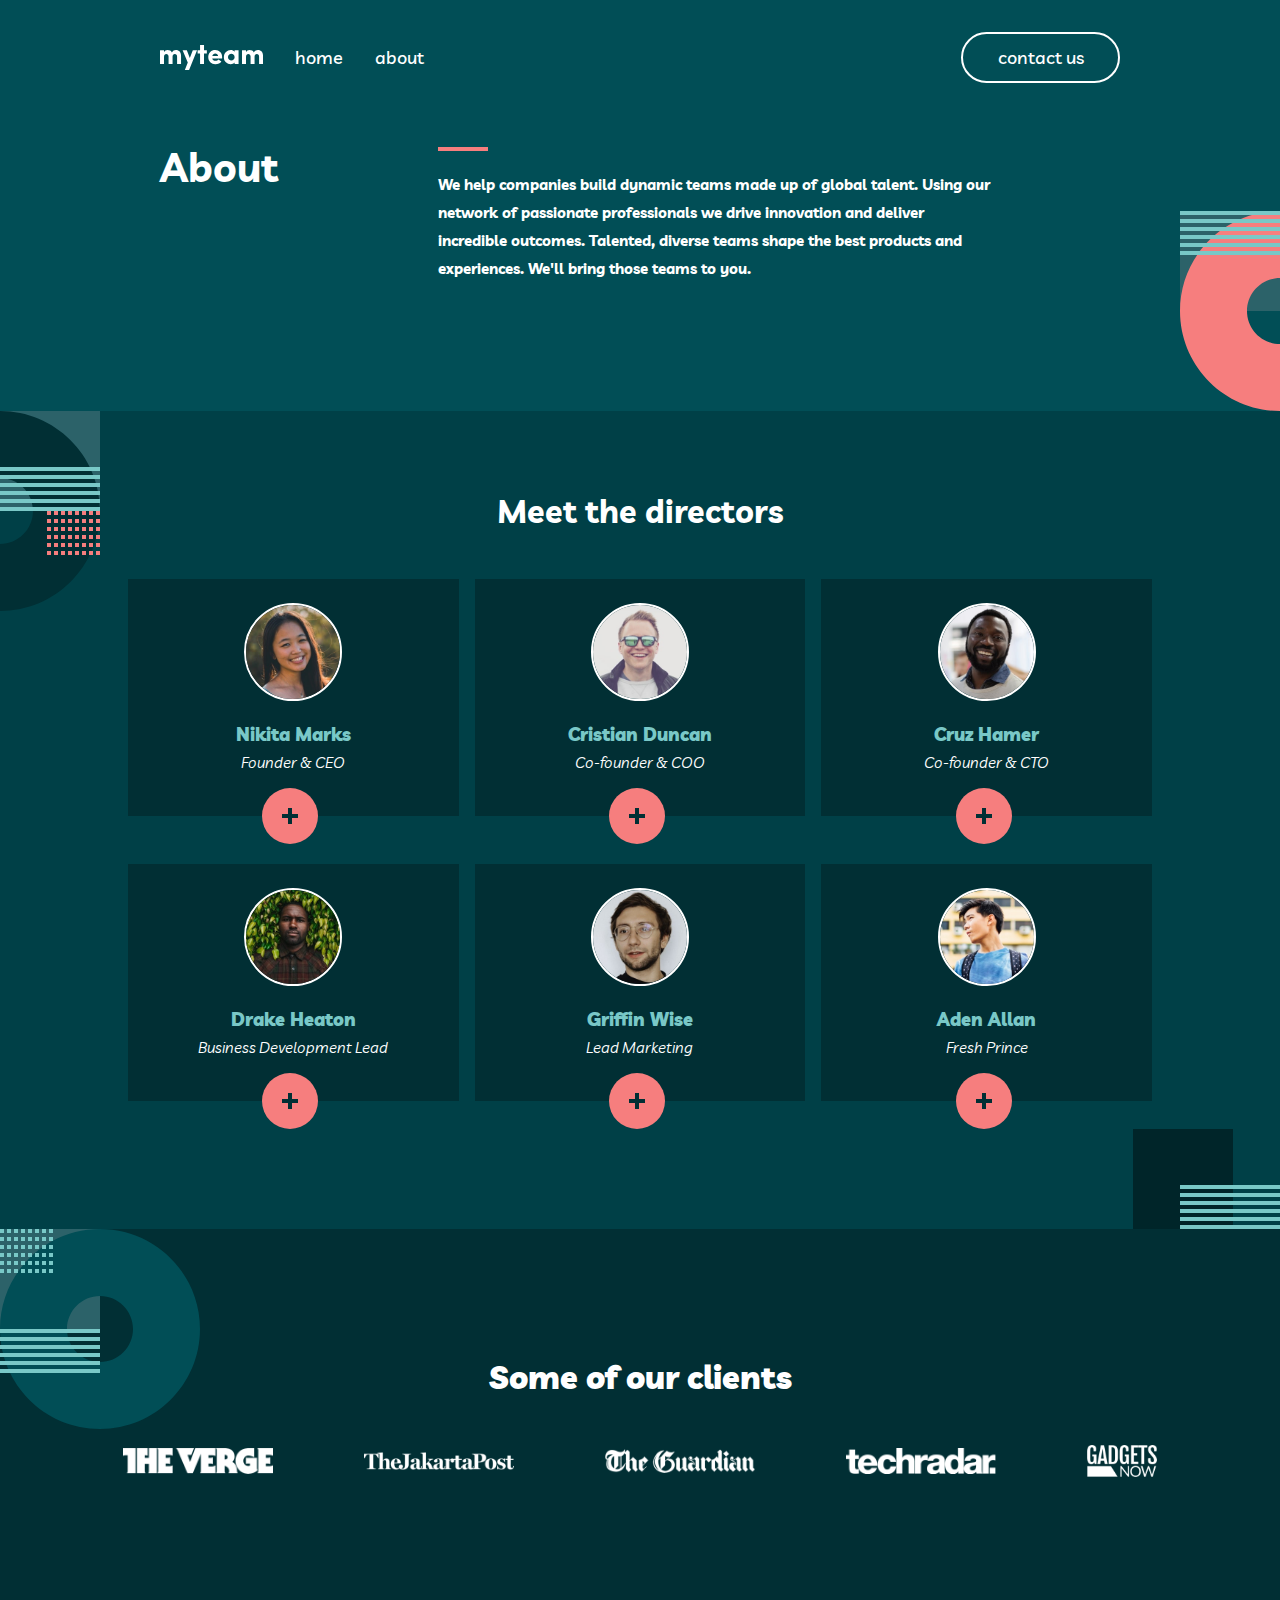
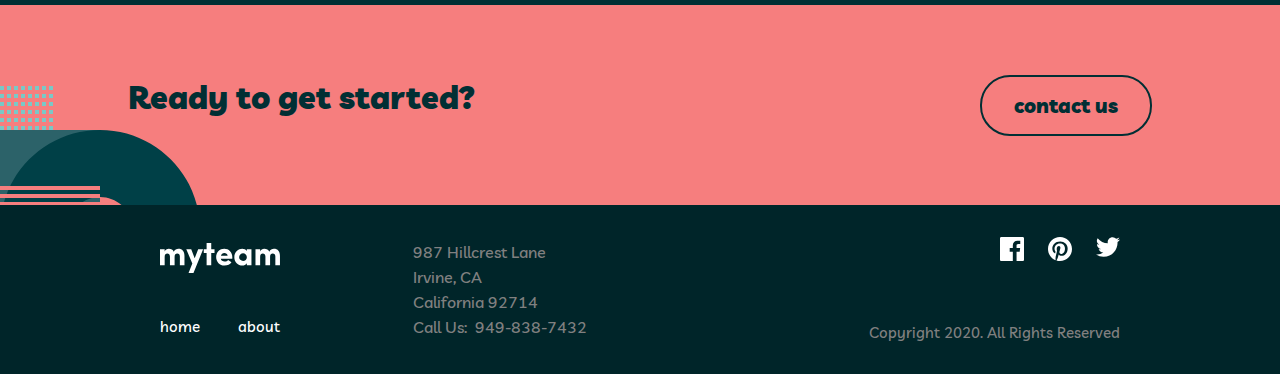
<file: about.html>
<!DOCTYPE html>
<html lang="en">

<head>
  <meta charset="UTF-8">
  <meta name="viewport" content="width=device-width, initial-scale=1.0">
  <link href="https://fonts.googleapis.com/css2?family=Livvic:wght@500;700&display=swap" rel="stylesheet">
  <link rel="icon" type="image/png" sizes="32x32" href="./images/favicon-32x32.png">
  <link rel="stylesheet" href="./css/about-mobile.css">
  <link rel="stylesheet" href="./css/tablet/about-tablet.css">
  <link rel="stylesheet" href="./css/desktop/about-desktop.css">
  <script src="./js/script.js" defer></script>
  <title>My Team Website</title>
</head>

<body>

  <header>
    <div class="top-header">
      <svg class="logo" viewBox="0 0 160 40" xmlns="http://www.w3.org/2000/svg">
        <path fill="#fff"
          d="M6.214 29.531V18.237c0-1.488.334-2.582 1.003-3.282.668-.699 1.511-1.049 2.529-1.049 1.017 0 1.846.365 2.485 1.094.625.73.967 1.734 1.025 3.013v11.518h6.213V18.237c0-1.459.32-2.545.96-3.26.64-.714 1.49-1.07 2.55-1.07 1.062 0 1.92.379 2.573 1.138.625.759.938 1.793.938 3.102v11.384h6.148v-12.12c0-3.096-.69-5.484-2.071-7.165-1.381-1.682-3.38-2.523-5.996-2.523-2.616 0-4.687 1.265-6.213 3.795-1.163-2.5-3.394-3.75-6.694-3.75a6.251 6.251 0 00-3.27.915c-.945.64-1.672 1.51-2.18 2.612V8.192H0v21.34h6.214zM44.634 40L57.499 8.192h-6.606L46.248 20.29l-4.6-12.098h-6.606l8.045 19.152L38.072 40h6.563zm23.683-10.469V13.214H72.7V8.192h-4.383V0h-6.17v8.192h-3.793v5.022h3.793v16.317h6.17zm17.448.447c4.418.015 7.594-1.429 9.527-4.33L90.78 22.5c-1.046 1.34-2.565 2.009-4.557 2.009-1.279 0-2.427-.313-3.444-.938-1.018-.625-1.585-1.503-1.7-2.634H96.36c.058-1.28.087-1.934.087-1.964-.015-3.333-1.04-6.041-3.074-8.125-2.035-2.083-4.586-3.125-7.653-3.125-3.067-.015-5.64 1.005-7.718 3.058-2.078 2.054-3.118 4.725-3.118 8.014 0 3.288 1.04 5.982 3.118 8.08 2.108 2.068 4.695 3.103 7.762 3.103zm4.426-13.014h-9.027c.233-1.16.814-2.068 1.745-2.723.9-.655 1.875-.967 2.921-.937a4.987 4.987 0 012.856.982c.858.625 1.36 1.518 1.505 2.678zm19.518 12.969c1.076.03 2.202-.208 3.38-.714 1.177-.506 2.078-1.213 2.703-2.12v2.432h6.148V8.192h-6.148v2.366c-.625-.908-1.52-1.607-2.682-2.098-1.163-.491-2.296-.737-3.401-.737-2.718.015-5.167 1.05-7.347 3.103-2.18 2.053-3.27 4.725-3.27 8.013 0 3.289 1.053 5.96 3.16 8.014 2.108 2.053 4.594 3.08 7.457 3.08zm1.003-6.027c-1.41 0-2.624-.476-3.641-1.428-1.047-.953-1.57-2.158-1.57-3.616 0-1.444.523-2.657 1.57-3.639 1.134-.967 2.376-1.45 3.728-1.45 1.352 0 2.522.476 3.51 1.428.989.952 1.483 2.173 1.483 3.66 0 1.489-.494 2.701-1.483 3.639-.988.938-2.187 1.406-3.597 1.406zm22.81 5.625V18.237c0-1.488.335-2.582 1.003-3.282.669-.699 1.512-1.049 2.53-1.049 1.017 0 1.845.365 2.485 1.094.625.73.966 1.734 1.025 3.013v11.518h6.213V18.237c0-1.459.32-2.545.96-3.26.64-.714 1.49-1.07 2.55-1.07 1.062 0 1.92.379 2.573 1.138.625.759.938 1.793.938 3.102v11.384h6.148v-12.12c0-3.096-.69-5.484-2.071-7.165-1.381-1.682-3.38-2.523-5.996-2.523-2.616 0-4.687 1.265-6.214 3.795-1.162-2.5-3.394-3.75-6.693-3.75a6.251 6.251 0 00-3.27.915c-.945.64-1.672 1.51-2.18 2.612V8.192h-6.214v21.34h6.213z" />
      </svg>

      <div class="hamburger-button">
        <div class="bar"></div>
      </div>

      <nav>
        <div class="links">
          <div class="website-info">
            <a href="index.html">home</a>
            <a href="about.html">about</a>
          </div>
          <a class="contact" href="contact.html"><button>contact us</button></a>
        </div>
        <svg class="nav-svg" xmlns="http://www.w3.org/2000/svg" width="200" height="200">
          <g fill="none" fill-rule="evenodd">
            <path fill="#2C6269" d="M100 100H0V0h100z" />
            <path fill="#F67E7E"
              d="M100 0c55.228 0 100 44.772 100 100s-44.772 100-100 100S0 155.228 0 100 44.772 0 100 0zm0 67c-18.225 0-33 14.775-33 33s14.775 33 33 33 33-14.775 33-33-14.775-33-33-33z" />
            <path fill="#79C8C7"
              d="M100 40v4H0v-4h100zm0-8v4H0v-4h100zm0-8v4H0v-4h100zm0-8v4H0v-4h100zm0-8v4H0V8h100zm0-8v4H0V0h100z" />
          </g>
        </svg>
      </nav>
    </div>

    <div class="about">
      <h2>About</h2>
      <div class="hr-in-p">
        <hr>
        <p>We help companies build dynamic teams made up of global talent. Using our network of passionate professionals
          we drive innovation and deliver incredible outcomes. Talented, diverse teams shape the best products and
          experiences. We'll bring those teams to you.</p>
      </div>
    </div>

    <svg class="header-svg" xmlns="http://www.w3.org/2000/svg" width="200" height="200">
      <g fill="none" fill-rule="evenodd">
        <path fill="#2C6269" d="M100 100H0V0h100z" />
        <path fill="#F67E7E"
          d="M100 0c55.228 0 100 44.772 100 100s-44.772 100-100 100S0 155.228 0 100 44.772 0 100 0zm0 67c-18.225 0-33 14.775-33 33s14.775 33 33 33 33-14.775 33-33-14.775-33-33-33z" />
        <path fill="#79C8C7"
          d="M100 40v4H0v-4h100zm0-8v4H0v-4h100zm0-8v4H0v-4h100zm0-8v4H0v-4h100zm0-8v4H0V8h100zm0-8v4H0V0h100z" />
      </g>
    </svg>
  </header>



  <main>
    <div class="upper-main">
      <svg class="main-svg" xmlns="http://www.w3.org/2000/svg" width="200" height="200">
        <g fill="none" fill-rule="evenodd">
          <path fill="#2C6269" d="M100 100h100V0H100z" />
          <path fill="#012F34"
            d="M100 0C44.772 0 0 44.772 0 100s44.772 100 100 100 100-44.772 100-100S155.228 0 100 0zm0 67c18.225 0 33 14.775 33 33s-14.775 33-33 33-33-14.775-33-33 14.775-33 33-33z" />
          <path fill="#79C8C7"
            d="M100 96v4h100v-4H100zm0-8v4h100v-4H100zm0-8v4h100v-4H100zm0-8v4h100v-4H100zm0-8v4h100v-4H100zm0-8v4h100v-4H100z" />
          <path fill="#F67E7E"
            d="M196 140v4h4v-4h-4zm-7 0v4h4v-4h-4zm-7 0v4h4v-4h-4zm-7 0v4h4v-4h-4zm-7 0v4h4v-4h-4zm-7 0v4h4v-4h-4zm-7 0v4h4v-4h-4zm-7 0v4h4v-4h-4zm49-8v4h4v-4h-4zm-7 0v4h4v-4h-4zm-7 0v4h4v-4h-4zm-7 0v4h4v-4h-4zm-7 0v4h4v-4h-4zm-7 0v4h4v-4h-4zm-7 0v4h4v-4h-4zm-7 0v4h4v-4h-4zm49-8v4h4v-4h-4zm-7 0v4h4v-4h-4zm-7 0v4h4v-4h-4zm-7 0v4h4v-4h-4zm-7 0v4h4v-4h-4zm-7 0v4h4v-4h-4zm-7 0v4h4v-4h-4zm-7 0v4h4v-4h-4zm35-8v4h4v-4h-4zm-14 0v4h4v-4h-4zm7 0v4h4v-4h-4zm-21 0v4h4v-4h-4zm7 0v4h4v-4h-4zm35 0v4h4v-4h-4zm-7 0v4h4v-4h-4zm-42 0v4h4v-4h-4zm49-8v4h4v-4h-4zm-7 0v4h4v-4h-4zm-7 0v4h4v-4h-4zm-7 0v4h4v-4h-4zm-7 0v4h4v-4h-4zm-7 0v4h4v-4h-4zm-7 0v4h4v-4h-4zm-7 0v4h4v-4h-4zm49-8v4h4v-4h-4zm-7 0v4h4v-4h-4zm-7 0v4h4v-4h-4zm-7 0v4h4v-4h-4zm-7 0v4h4v-4h-4zm-7 0v4h4v-4h-4zm-7 0v4h4v-4h-4zm-7 0v4h4v-4h-4z" />
        </g>
      </svg>
      <h3>Meet the directors</h3>
      <div class="meet-directors">
        <div class="wrapper">
          <div class="card">
            <div class="front">
              <img src="./assets/avatar-nikita.jpg" alt="nikita">
              <section>
                <span>Nikita Marks</span>
                <span>Founder & CEO</span>
              </section>
              
            </div>

            <div class="back">
              <section>
                <span>Nikita Marks</span>
                <p>"In the world of creation, empowered teams craft greatness."</p>
                <div class="social-contact">
                  <svg class="twitter-svg" xmlns="http://www.w3.org/2000/svg" width="24" height="20">
                    <path
                      d="M24 2.557a9.83 9.83 0 01-2.828.775A4.932 4.932 0 0023.337.608a9.864 9.864 0 01-3.127 1.195A4.916 4.916 0 0016.616.248c-3.179 0-5.515 2.966-4.797 6.045A13.978 13.978 0 011.671 1.149a4.93 4.93 0 001.523 6.574 4.903 4.903 0 01-2.229-.616c-.054 2.281 1.581 4.415 3.949 4.89a4.935 4.935 0 01-2.224.084 4.928 4.928 0 004.6 3.419A9.9 9.9 0 010 17.54a13.94 13.94 0 007.548 2.212c9.142 0 14.307-7.721 13.995-14.646A10.025 10.025 0 0024 2.557z" />
                  </svg>
                  <svg class="linkedin-svg" xmlns="http://www.w3.org/2000/svg" width="20" height="20">
                    <path
                      d="M18 0H2C.9 0 0 .9 0 2v16c0 1.1.9 2 2 2h16c1.1 0 2-.9 2-2V2c0-1.1-.9-2-2-2zM6 17H3V8h3v9zM4.5 6.3c-1 0-1.8-.8-1.8-1.8s.8-1.8 1.8-1.8 1.8.8 1.8 1.8-.8 1.8-1.8 1.8zM17 17h-3v-5.3c0-.8-.7-1.5-1.5-1.5s-1.5.7-1.5 1.5V17H8V8h3v1.2c.5-.8 1.6-1.4 2.5-1.4 1.9 0 3.5 1.6 3.5 3.5V17z" />
                  </svg>
                </div>
              </section>
            </div>
          </div>

          <div class="plus">
            <svg xmlns="http://www.w3.org/2000/svg" width="16" height="16">
              <path fill="#012F34" fill-rule="evenodd" d="M10 0v5.999L16 6v4h-6v6H6v-6H0V6h6V0h4z" />
            </svg>
          </div>
        </div>

        <div class="wrapper">
          <div class="card">
            <div class="front">
              <img src="./assets/avatar-christian.jpg" alt="nikita">
              <section>
                <span>Cristian Duncan</span>
                <span>Co-founder & COO</span>
              </section>
              
            </div>

            <div class="back">
              <section>
                <span>Cristian Duncan</span>
                <p>"Unlock greatness through teamwork and unwavering determination"</p>
                <div class="social-contact">
                  <svg class="twitter-svg" xmlns="http://www.w3.org/2000/svg" width="24" height="20">
                    <path
                      d="M24 2.557a9.83 9.83 0 01-2.828.775A4.932 4.932 0 0023.337.608a9.864 9.864 0 01-3.127 1.195A4.916 4.916 0 0016.616.248c-3.179 0-5.515 2.966-4.797 6.045A13.978 13.978 0 011.671 1.149a4.93 4.93 0 001.523 6.574 4.903 4.903 0 01-2.229-.616c-.054 2.281 1.581 4.415 3.949 4.89a4.935 4.935 0 01-2.224.084 4.928 4.928 0 004.6 3.419A9.9 9.9 0 010 17.54a13.94 13.94 0 007.548 2.212c9.142 0 14.307-7.721 13.995-14.646A10.025 10.025 0 0024 2.557z" />
                  </svg>
                  <svg class="linkedin-svg" xmlns="http://www.w3.org/2000/svg" width="20" height="20">
                    <path
                      d="M18 0H2C.9 0 0 .9 0 2v16c0 1.1.9 2 2 2h16c1.1 0 2-.9 2-2V2c0-1.1-.9-2-2-2zM6 17H3V8h3v9zM4.5 6.3c-1 0-1.8-.8-1.8-1.8s.8-1.8 1.8-1.8 1.8.8 1.8 1.8-.8 1.8-1.8 1.8zM17 17h-3v-5.3c0-.8-.7-1.5-1.5-1.5s-1.5.7-1.5 1.5V17H8V8h3v1.2c.5-.8 1.6-1.4 2.5-1.4 1.9 0 3.5 1.6 3.5 3.5V17z" />
                  </svg>
                </div>
              </section>
            </div>
          </div>

          <div class="plus">
            <svg class="plus-sign" xmlns="http://www.w3.org/2000/svg" width="16" height="16">
              <path fill="#012F34" fill-rule="evenodd" d="M10 0v5.999L16 6v4h-6v6H6v-6H0V6h6V0h4z" />
            </svg>
          </div>
        </div>

        <div class="wrapper">
          <div class="card">
            <div class="front">
              <img src="./assets/avatar-cruz.jpg" alt="nikita">
              <section>
                <span>Cruz Hamer</span>
                <span>Co-founder & CTO</span>
              </section>
              
            </div>

            <div class="back">
              <section>
                <span>Cruz Hamer</span>
                <p>"Chase your dreams with passion and let your spirit soar"</p>
                <div class="social-contact">
                  <svg class="twitter-svg" xmlns="http://www.w3.org/2000/svg" width="24" height="20">
                    <path
                      d="M24 2.557a9.83 9.83 0 01-2.828.775A4.932 4.932 0 0023.337.608a9.864 9.864 0 01-3.127 1.195A4.916 4.916 0 0016.616.248c-3.179 0-5.515 2.966-4.797 6.045A13.978 13.978 0 011.671 1.149a4.93 4.93 0 001.523 6.574 4.903 4.903 0 01-2.229-.616c-.054 2.281 1.581 4.415 3.949 4.89a4.935 4.935 0 01-2.224.084 4.928 4.928 0 004.6 3.419A9.9 9.9 0 010 17.54a13.94 13.94 0 007.548 2.212c9.142 0 14.307-7.721 13.995-14.646A10.025 10.025 0 0024 2.557z" />
                  </svg>
                  <svg class="linkedin-svg" xmlns="http://www.w3.org/2000/svg" width="20" height="20">
                    <path
                      d="M18 0H2C.9 0 0 .9 0 2v16c0 1.1.9 2 2 2h16c1.1 0 2-.9 2-2V2c0-1.1-.9-2-2-2zM6 17H3V8h3v9zM4.5 6.3c-1 0-1.8-.8-1.8-1.8s.8-1.8 1.8-1.8 1.8.8 1.8 1.8-.8 1.8-1.8 1.8zM17 17h-3v-5.3c0-.8-.7-1.5-1.5-1.5s-1.5.7-1.5 1.5V17H8V8h3v1.2c.5-.8 1.6-1.4 2.5-1.4 1.9 0 3.5 1.6 3.5 3.5V17z" />
                  </svg>
                </div>
              </section>
            </div>
          </div>

          <div class="plus">
            <svg class="plus-sign" xmlns="http://www.w3.org/2000/svg" width="16" height="16">
              <path fill="#012F34" fill-rule="evenodd" d="M10 0v5.999L16 6v4h-6v6H6v-6H0V6h6V0h4z" />
            </svg>
          </div>
        </div>

        <div class="wrapper">
          <div class="card">
            <div class="front">
              <img src="./assets/avatar-drake.jpg" alt="nikita">
              <section>
                <span>Drake Heaton</span>
                <span>Business Development Lead</span>
              </section>
              
            </div>

            <div class="back">
              <section>
                <span>Drake Heaton</span>
                <p>"In the realm of possibility, empower others to discover their brilliance"</p>
                <div class="social-contact">
                  <svg class="twitter-svg" xmlns="http://www.w3.org/2000/svg" width="24" height="20">
                    <path
                      d="M24 2.557a9.83 9.83 0 01-2.828.775A4.932 4.932 0 0023.337.608a9.864 9.864 0 01-3.127 1.195A4.916 4.916 0 0016.616.248c-3.179 0-5.515 2.966-4.797 6.045A13.978 13.978 0 011.671 1.149a4.93 4.93 0 001.523 6.574 4.903 4.903 0 01-2.229-.616c-.054 2.281 1.581 4.415 3.949 4.89a4.935 4.935 0 01-2.224.084 4.928 4.928 0 004.6 3.419A9.9 9.9 0 010 17.54a13.94 13.94 0 007.548 2.212c9.142 0 14.307-7.721 13.995-14.646A10.025 10.025 0 0024 2.557z" />
                  </svg>
                  <svg class="linkedin-svg" xmlns="http://www.w3.org/2000/svg" width="20" height="20">
                    <path
                      d="M18 0H2C.9 0 0 .9 0 2v16c0 1.1.9 2 2 2h16c1.1 0 2-.9 2-2V2c0-1.1-.9-2-2-2zM6 17H3V8h3v9zM4.5 6.3c-1 0-1.8-.8-1.8-1.8s.8-1.8 1.8-1.8 1.8.8 1.8 1.8-.8 1.8-1.8 1.8zM17 17h-3v-5.3c0-.8-.7-1.5-1.5-1.5s-1.5.7-1.5 1.5V17H8V8h3v1.2c.5-.8 1.6-1.4 2.5-1.4 1.9 0 3.5 1.6 3.5 3.5V17z" />
                  </svg>
                </div>
              </section>
            </div>
          </div>

          <div class="plus">
            <svg class="plus-sign" xmlns="http://www.w3.org/2000/svg" width="16" height="16">
              <path fill="#012F34" fill-rule="evenodd" d="M10 0v5.999L16 6v4h-6v6H6v-6H0V6h6V0h4z" />
            </svg>
          </div>
        </div>

        <div class="wrapper">
          <div class="card">
            <div class="front">
              <img src="./assets/avatar-griffin.jpg" alt="nikita">
              <section>
                <span>Griffin Wise</span>
                <span>Lead Marketing</span>
              </section>
              
            </div>

            <div class="back">
              <section>
                <span>Griffin Wise</span>
                <p>"Inspire innovation, and together, we'll conquer new horizons"</p>
                <div class="social-contact">
                  <svg class="twitter-svg" xmlns="http://www.w3.org/2000/svg" width="24" height="20">
                    <path
                      d="M24 2.557a9.83 9.83 0 01-2.828.775A4.932 4.932 0 0023.337.608a9.864 9.864 0 01-3.127 1.195A4.916 4.916 0 0016.616.248c-3.179 0-5.515 2.966-4.797 6.045A13.978 13.978 0 011.671 1.149a4.93 4.93 0 001.523 6.574 4.903 4.903 0 01-2.229-.616c-.054 2.281 1.581 4.415 3.949 4.89a4.935 4.935 0 01-2.224.084 4.928 4.928 0 004.6 3.419A9.9 9.9 0 010 17.54a13.94 13.94 0 007.548 2.212c9.142 0 14.307-7.721 13.995-14.646A10.025 10.025 0 0024 2.557z" />
                  </svg>
                  <svg class="linkedin-svg" xmlns="http://www.w3.org/2000/svg" width="20" height="20">
                    <path
                      d="M18 0H2C.9 0 0 .9 0 2v16c0 1.1.9 2 2 2h16c1.1 0 2-.9 2-2V2c0-1.1-.9-2-2-2zM6 17H3V8h3v9zM4.5 6.3c-1 0-1.8-.8-1.8-1.8s.8-1.8 1.8-1.8 1.8.8 1.8 1.8-.8 1.8-1.8 1.8zM17 17h-3v-5.3c0-.8-.7-1.5-1.5-1.5s-1.5.7-1.5 1.5V17H8V8h3v1.2c.5-.8 1.6-1.4 2.5-1.4 1.9 0 3.5 1.6 3.5 3.5V17z" />
                  </svg>
                </div>
              </section>
            </div>
          </div>

          <div class="plus">
            <svg xmlns="http://www.w3.org/2000/svg" width="16" height="16">
              <path fill="#012F34" fill-rule="evenodd" d="M10 0v5.999L16 6v4h-6v6H6v-6H0V6h6V0h4z" />
            </svg>
          </div>
        </div>

        

        <div class="wrapper">
          <div class="card">
            <div class="front">
              <img src="./assets/avatar-aden.jpg" alt="nikita">
              <section>
                <span>Aden Allan</span>
                <span>Fresh Prince</span>
              </section>
            </div>

            <div class="back">
              <section>
                <span>Aden Allan</span>
                <p>"Empowered teams create truly amazing products. Set the north star and let them follow it."</p>
                <div class="social-contact">
                  <svg class="twitter-svg" xmlns="http://www.w3.org/2000/svg" width="24" height="20">
                    <path
                      d="M24 2.557a9.83 9.83 0 01-2.828.775A4.932 4.932 0 0023.337.608a9.864 9.864 0 01-3.127 1.195A4.916 4.916 0 0016.616.248c-3.179 0-5.515 2.966-4.797 6.045A13.978 13.978 0 011.671 1.149a4.93 4.93 0 001.523 6.574 4.903 4.903 0 01-2.229-.616c-.054 2.281 1.581 4.415 3.949 4.89a4.935 4.935 0 01-2.224.084 4.928 4.928 0 004.6 3.419A9.9 9.9 0 010 17.54a13.94 13.94 0 007.548 2.212c9.142 0 14.307-7.721 13.995-14.646A10.025 10.025 0 0024 2.557z" />
                  </svg>
                  <svg class="linkedin-svg" xmlns="http://www.w3.org/2000/svg" width="20" height="20">
                    <path
                      d="M18 0H2C.9 0 0 .9 0 2v16c0 1.1.9 2 2 2h16c1.1 0 2-.9 2-2V2c0-1.1-.9-2-2-2zM6 17H3V8h3v9zM4.5 6.3c-1 0-1.8-.8-1.8-1.8s.8-1.8 1.8-1.8 1.8.8 1.8 1.8-.8 1.8-1.8 1.8zM17 17h-3v-5.3c0-.8-.7-1.5-1.5-1.5s-1.5.7-1.5 1.5V17H8V8h3v1.2c.5-.8 1.6-1.4 2.5-1.4 1.9 0 3.5 1.6 3.5 3.5V17z" />
                  </svg>
                </div>
              </section>
            </div>
          </div>

          <div class="plus">
            <svg xmlns="http://www.w3.org/2000/svg" width="16" height="16">
              <path fill="#012F34" fill-rule="evenodd" d="M10 0v5.999L16 6v4h-6v6H6v-6H0V6h6V0h4z" />
            </svg>
          </div>
        </div>
      </div>

      <svg class="director-svg" xmlns="http://www.w3.org/2000/svg" width="147" height="100">
        <g fill="none" fill-rule="evenodd">
          <path fill="#002529" d="M0 100h100V0H0z" />
          <path fill="#79C8C7"
            d="M47 96v4h100v-4H47zm0-8v4h100v-4H47zm0-8v4h100v-4H47zm0-8v4h100v-4H47zm0-8v4h100v-4H47zm0-8v4h100v-4H47z" />
        </g>
      </svg>
    </div>
  </main>

  <div class="lower-main">
    <svg class="clients-svg" xmlns="http://www.w3.org/2000/svg" width="200" height="200">
      <g fill="none" fill-rule="evenodd">
        <path fill="#2C6269" d="M100 100H0V0h100z" />
        <path fill="#014E56"
          d="M100 0c55.228 0 100 44.772 100 100s-44.772 100-100 100S0 155.228 0 100 44.772 0 100 0zm0 67c-18.225 0-33 14.775-33 33s14.775 33 33 33 33-14.775 33-33-14.775-33-33-33z" />
        <path fill="#79C8C7"
          d="M100 140v4H0v-4h100zm0-8v4H0v-4h100zm0-8v4H0v-4h100zm0-8v4H0v-4h100zm0-8v4H0v-4h100zm0-8v4H0v-4h100zM4 40v4H0v-4h4zm7 0v4H7v-4h4zm7 0v4h-4v-4h4zm7 0v4h-4v-4h4zm7 0v4h-4v-4h4zm7 0v4h-4v-4h4zm7 0v4h-4v-4h4zm7 0v4h-4v-4h4zM4 32v4H0v-4h4zm7 0v4H7v-4h4zm7 0v4h-4v-4h4zm7 0v4h-4v-4h4zm7 0v4h-4v-4h4zm7 0v4h-4v-4h4zm7 0v4h-4v-4h4zm7 0v4h-4v-4h4zM4 24v4H0v-4h4zm7 0v4H7v-4h4zm7 0v4h-4v-4h4zm7 0v4h-4v-4h4zm7 0v4h-4v-4h4zm7 0v4h-4v-4h4zm7 0v4h-4v-4h4zm7 0v4h-4v-4h4zm-35-8v4h-4v-4h4zm14 0v4h-4v-4h4zm-7 0v4h-4v-4h4zm21 0v4h-4v-4h4zm-7 0v4h-4v-4h4zM4 16v4H0v-4h4zm7 0v4H7v-4h4zm42 0v4h-4v-4h4zM4 8v4H0V8h4zm7 0v4H7V8h4zm7 0v4h-4V8h4zm7 0v4h-4V8h4zm7 0v4h-4V8h4zm7 0v4h-4V8h4zm7 0v4h-4V8h4zm7 0v4h-4V8h4zM4 0v4H0V0h4zm7 0v4H7V0h4zm7 0v4h-4V0h4zm7 0v4h-4V0h4zm7 0v4h-4V0h4zm7 0v4h-4V0h4zm7 0v4h-4V0h4zm7 0v4h-4V0h4z" />
      </g>
    </svg>
    <h3>Some of our clients</h3>
    <div class="clients">
      <img src="./assets/logo-the-verge.png" alt="the verge">
      <img src="./assets/logo-jakarta-post.png" alt="jakarta post">
      <img src="./assets/logo-the-guardian.png" alt="the guardian">
      <img src="./assets/logo-tech-radar.png" alt="tech radar">
      <img src="./assets/logo-gadgets-now.png" alt="gadgets now">
    </div>
  </div>

  <footer>
    <div class="upper-footer">
      <div class="contact-us">
        <h6>Ready to get started?</h6>
        <a href="contact.html"><button>contact us</button></a>
      </div>
      <svg xmlns="http://www.w3.org/2000/svg" width="200" height="144">
        <g fill="none" fill-rule="evenodd">
          <path fill="#2C6269" d="M100 144H0V44h100z" />
          <path fill="#004047"
            d="M100 44c55.228 0 100 44.772 100 100s-44.772 100-100 100S0 199.228 0 144 44.772 44 100 44zm0 67c-18.225 0-33 14.775-33 33s14.775 33 33 33 33-14.775 33-33-14.775-33-33-33z" />
          <path fill="#F67E7E"
            d="M100 140v4H0v-4h100zm0-8v4H0v-4h100zm0-8v4H0v-4h100zm0-8v4H0v-4h100zm0-8v4H0v-4h100zm0-8v4H0v-4h100z" />
          <path fill="#79C8C7"
            d="M4 40v4H0v-4h4zm7 0v4H7v-4h4zm7 0v4h-4v-4h4zm7 0v4h-4v-4h4zm7 0v4h-4v-4h4zm7 0v4h-4v-4h4zm7 0v4h-4v-4h4zm7 0v4h-4v-4h4zM4 32v4H0v-4h4zm7 0v4H7v-4h4zm7 0v4h-4v-4h4zm7 0v4h-4v-4h4zm7 0v4h-4v-4h4zm7 0v4h-4v-4h4zm7 0v4h-4v-4h4zm7 0v4h-4v-4h4zM4 24v4H0v-4h4zm7 0v4H7v-4h4zm7 0v4h-4v-4h4zm7 0v4h-4v-4h4zm7 0v4h-4v-4h4zm7 0v4h-4v-4h4zm7 0v4h-4v-4h4zm7 0v4h-4v-4h4zm-35-8v4h-4v-4h4zm14 0v4h-4v-4h4zm-7 0v4h-4v-4h4zm21 0v4h-4v-4h4zm-7 0v4h-4v-4h4zM4 16v4H0v-4h4zm7 0v4H7v-4h4zm42 0v4h-4v-4h4zM4 8v4H0V8h4zm7 0v4H7V8h4zm7 0v4h-4V8h4zm7 0v4h-4V8h4zm7 0v4h-4V8h4zm7 0v4h-4V8h4zm7 0v4h-4V8h4zm7 0v4h-4V8h4zM4 0v4H0V0h4zm7 0v4H7V0h4zm7 0v4h-4V0h4zm7 0v4h-4V0h4zm7 0v4h-4V0h4zm7 0v4h-4V0h4zm7 0v4h-4V0h4zm7 0v4h-4V0h4z" />
        </g>
      </svg>
    </div>

    <div class="lower-footer">
      <div class="my-team">
        <svg class="footer-logo" viewBox="0 0 160 40" xmlns="http://www.w3.org/2000/svg">
          <path fill="#fff"
            d="M6.214 29.531V18.237c0-1.488.334-2.582 1.003-3.282.668-.699 1.511-1.049 2.529-1.049 1.017 0 1.846.365 2.485 1.094.625.73.967 1.734 1.025 3.013v11.518h6.213V18.237c0-1.459.32-2.545.96-3.26.64-.714 1.49-1.07 2.55-1.07 1.062 0 1.92.379 2.573 1.138.625.759.938 1.793.938 3.102v11.384h6.148v-12.12c0-3.096-.69-5.484-2.071-7.165-1.381-1.682-3.38-2.523-5.996-2.523-2.616 0-4.687 1.265-6.213 3.795-1.163-2.5-3.394-3.75-6.694-3.75a6.251 6.251 0 00-3.27.915c-.945.64-1.672 1.51-2.18 2.612V8.192H0v21.34h6.214zM44.634 40L57.499 8.192h-6.606L46.248 20.29l-4.6-12.098h-6.606l8.045 19.152L38.072 40h6.563zm23.683-10.469V13.214H72.7V8.192h-4.383V0h-6.17v8.192h-3.793v5.022h3.793v16.317h6.17zm17.448.447c4.418.015 7.594-1.429 9.527-4.33L90.78 22.5c-1.046 1.34-2.565 2.009-4.557 2.009-1.279 0-2.427-.313-3.444-.938-1.018-.625-1.585-1.503-1.7-2.634H96.36c.058-1.28.087-1.934.087-1.964-.015-3.333-1.04-6.041-3.074-8.125-2.035-2.083-4.586-3.125-7.653-3.125-3.067-.015-5.64 1.005-7.718 3.058-2.078 2.054-3.118 4.725-3.118 8.014 0 3.288 1.04 5.982 3.118 8.08 2.108 2.068 4.695 3.103 7.762 3.103zm4.426-13.014h-9.027c.233-1.16.814-2.068 1.745-2.723.9-.655 1.875-.967 2.921-.937a4.987 4.987 0 012.856.982c.858.625 1.36 1.518 1.505 2.678zm19.518 12.969c1.076.03 2.202-.208 3.38-.714 1.177-.506 2.078-1.213 2.703-2.12v2.432h6.148V8.192h-6.148v2.366c-.625-.908-1.52-1.607-2.682-2.098-1.163-.491-2.296-.737-3.401-.737-2.718.015-5.167 1.05-7.347 3.103-2.18 2.053-3.27 4.725-3.27 8.013 0 3.289 1.053 5.96 3.16 8.014 2.108 2.053 4.594 3.08 7.457 3.08zm1.003-6.027c-1.41 0-2.624-.476-3.641-1.428-1.047-.953-1.57-2.158-1.57-3.616 0-1.444.523-2.657 1.57-3.639 1.134-.967 2.376-1.45 3.728-1.45 1.352 0 2.522.476 3.51 1.428.989.952 1.483 2.173 1.483 3.66 0 1.489-.494 2.701-1.483 3.639-.988.938-2.187 1.406-3.597 1.406zm22.81 5.625V18.237c0-1.488.335-2.582 1.003-3.282.669-.699 1.512-1.049 2.53-1.049 1.017 0 1.845.365 2.485 1.094.625.73.966 1.734 1.025 3.013v11.518h6.213V18.237c0-1.459.32-2.545.96-3.26.64-.714 1.49-1.07 2.55-1.07 1.062 0 1.92.379 2.573 1.138.625.759.938 1.793.938 3.102v11.384h6.148v-12.12c0-3.096-.69-5.484-2.071-7.165-1.381-1.682-3.38-2.523-5.996-2.523-2.616 0-4.687 1.265-6.214 3.795-1.162-2.5-3.394-3.75-6.693-3.75a6.251 6.251 0 00-3.27.915c-.945.64-1.672 1.51-2.18 2.612V8.192h-6.214v21.34h6.213z" />
        </svg>
        <div class="home-about">
          <a href="index.html">home</a>
          <a href="about.html">about</a>
        </div>
      </div>
      <div class="address-socials">
        <div class="address">
          <ul>
            <li>987 Hillcrest Lane</li>
            <li>Irvine, CA</li>
            <li>California 92714</li>
            <li>Call Us: &nbsp;949-838-7432</li>
          </ul>
        </div>
        <div class="socials">
          <ul class="social-icons">
            <li><a href="">
                <svg xmlns="http://www.w3.org/2000/svg" width="24" height="24">
                  <path
                    d="M22.675 0H1.325C.593 0 0 .593 0 1.325v21.351C0 23.407.593 24 1.325 24H12.82v-9.294H9.692v-3.622h3.128V8.413c0-3.1 1.893-4.788 4.659-4.788 1.325 0 2.463.099 2.795.143v3.24l-1.918.001c-1.504 0-1.795.715-1.795 1.763v2.313h3.587l-.467 3.622h-3.12V24h6.116c.73 0 1.323-.593 1.323-1.325V1.325C24 .593 23.407 0 22.675 0z" />
                </svg>
              </a></li>

            <li><a href=""><svg xmlns="http://www.w3.org/2000/svg" width="24" height="24">
                  <path
                    d="M12 0C5.373 0 0 5.372 0 12c0 5.084 3.163 9.426 7.627 11.174-.105-.949-.2-2.405.042-3.441.218-.937 1.407-5.965 1.407-5.965s-.359-.719-.359-1.782c0-1.668.967-2.914 2.171-2.914 1.023 0 1.518.769 1.518 1.69 0 1.029-.655 2.568-.994 3.995-.283 1.194.599 2.169 1.777 2.169 2.133 0 3.772-2.249 3.772-5.495 0-2.873-2.064-4.882-5.012-4.882-3.414 0-5.418 2.561-5.418 5.207 0 1.031.397 2.138.893 2.738a.36.36 0 01.083.345l-.333 1.36c-.053.22-.174.267-.402.161-1.499-.698-2.436-2.889-2.436-4.649 0-3.785 2.75-7.262 7.929-7.262 4.163 0 7.398 2.967 7.398 6.931 0 4.136-2.607 7.464-6.227 7.464-1.216 0-2.359-.631-2.75-1.378l-.748 2.853c-.271 1.043-1.002 2.35-1.492 3.146C9.57 23.812 10.763 24 12 24c6.627 0 12-5.373 12-12 0-6.628-5.373-12-12-12z" />
                </svg></a></li>

            <li><a href=""><svg xmlns="http://www.w3.org/2000/svg" width="24" height="20">
                  <path
                    d="M24 2.557a9.83 9.83 0 01-2.828.775A4.932 4.932 0 0023.337.608a9.864 9.864 0 01-3.127 1.195A4.916 4.916 0 0016.616.248c-3.179 0-5.515 2.966-4.797 6.045A13.978 13.978 0 011.671 1.149a4.93 4.93 0 001.523 6.574 4.903 4.903 0 01-2.229-.616c-.054 2.281 1.581 4.415 3.949 4.89a4.935 4.935 0 01-2.224.084 4.928 4.928 0 004.6 3.419A9.9 9.9 0 010 17.54a13.94 13.94 0 007.548 2.212c9.142 0 14.307-7.721 13.995-14.646A10.025 10.025 0 0024 2.557z" />
                </svg></a></li>
          </ul>
          <span>Copyright 2020. All Rights Reserved</span>
        </div>
      </div>
    </div>
  </footer>


</body>

</html>
</file>
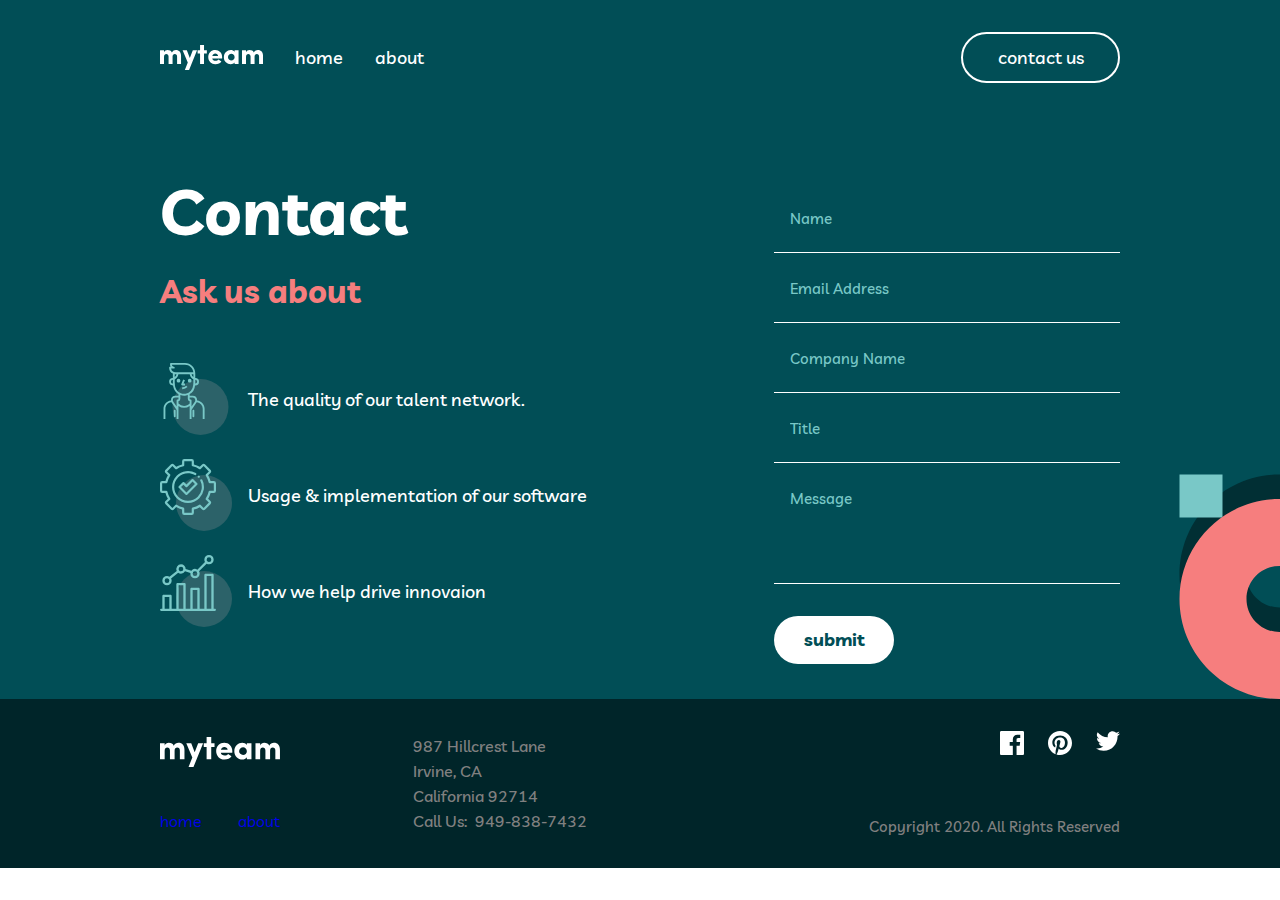
<file: contact.html>
<!DOCTYPE html>
<html lang="en">

<head>
  <meta charset="UTF-8">
  <meta name="viewport" content="width=device-width, initial-scale=1.0">

  <link rel="icon" type="image/png" sizes="32x32" href="./images/favicon-32x32.png">
  <link rel="stylesheet" href="./css/contact.mobile.css">
  <link href="https://fonts.googleapis.com/css2?family=Livvic:wght@500;700&display=swap" rel="stylesheet">
  <link rel="stylesheet" href="./css/tablet/contact-tablet.css">
  <link rel="stylesheet" href="./css/desktop/contact-desktop.css">
  <title>My Team Website - Contact</title>
  <script src="./js/script.js" defer></script>
</head>

<body>
  <header>
    <svg class="logo" viewBox="0 0 160 40" xmlns="http://www.w3.org/2000/svg">
      <path fill="#fff"
        d="M6.214 29.531V18.237c0-1.488.334-2.582 1.003-3.282.668-.699 1.511-1.049 2.529-1.049 1.017 0 1.846.365 2.485 1.094.625.73.967 1.734 1.025 3.013v11.518h6.213V18.237c0-1.459.32-2.545.96-3.26.64-.714 1.49-1.07 2.55-1.07 1.062 0 1.92.379 2.573 1.138.625.759.938 1.793.938 3.102v11.384h6.148v-12.12c0-3.096-.69-5.484-2.071-7.165-1.381-1.682-3.38-2.523-5.996-2.523-2.616 0-4.687 1.265-6.213 3.795-1.163-2.5-3.394-3.75-6.694-3.75a6.251 6.251 0 00-3.27.915c-.945.64-1.672 1.51-2.18 2.612V8.192H0v21.34h6.214zM44.634 40L57.499 8.192h-6.606L46.248 20.29l-4.6-12.098h-6.606l8.045 19.152L38.072 40h6.563zm23.683-10.469V13.214H72.7V8.192h-4.383V0h-6.17v8.192h-3.793v5.022h3.793v16.317h6.17zm17.448.447c4.418.015 7.594-1.429 9.527-4.33L90.78 22.5c-1.046 1.34-2.565 2.009-4.557 2.009-1.279 0-2.427-.313-3.444-.938-1.018-.625-1.585-1.503-1.7-2.634H96.36c.058-1.28.087-1.934.087-1.964-.015-3.333-1.04-6.041-3.074-8.125-2.035-2.083-4.586-3.125-7.653-3.125-3.067-.015-5.64 1.005-7.718 3.058-2.078 2.054-3.118 4.725-3.118 8.014 0 3.288 1.04 5.982 3.118 8.08 2.108 2.068 4.695 3.103 7.762 3.103zm4.426-13.014h-9.027c.233-1.16.814-2.068 1.745-2.723.9-.655 1.875-.967 2.921-.937a4.987 4.987 0 012.856.982c.858.625 1.36 1.518 1.505 2.678zm19.518 12.969c1.076.03 2.202-.208 3.38-.714 1.177-.506 2.078-1.213 2.703-2.12v2.432h6.148V8.192h-6.148v2.366c-.625-.908-1.52-1.607-2.682-2.098-1.163-.491-2.296-.737-3.401-.737-2.718.015-5.167 1.05-7.347 3.103-2.18 2.053-3.27 4.725-3.27 8.013 0 3.289 1.053 5.96 3.16 8.014 2.108 2.053 4.594 3.08 7.457 3.08zm1.003-6.027c-1.41 0-2.624-.476-3.641-1.428-1.047-.953-1.57-2.158-1.57-3.616 0-1.444.523-2.657 1.57-3.639 1.134-.967 2.376-1.45 3.728-1.45 1.352 0 2.522.476 3.51 1.428.989.952 1.483 2.173 1.483 3.66 0 1.489-.494 2.701-1.483 3.639-.988.938-2.187 1.406-3.597 1.406zm22.81 5.625V18.237c0-1.488.335-2.582 1.003-3.282.669-.699 1.512-1.049 2.53-1.049 1.017 0 1.845.365 2.485 1.094.625.73.966 1.734 1.025 3.013v11.518h6.213V18.237c0-1.459.32-2.545.96-3.26.64-.714 1.49-1.07 2.55-1.07 1.062 0 1.92.379 2.573 1.138.625.759.938 1.793.938 3.102v11.384h6.148v-12.12c0-3.096-.69-5.484-2.071-7.165-1.381-1.682-3.38-2.523-5.996-2.523-2.616 0-4.687 1.265-6.214 3.795-1.162-2.5-3.394-3.75-6.693-3.75a6.251 6.251 0 00-3.27.915c-.945.64-1.672 1.51-2.18 2.612V8.192h-6.214v21.34h6.213z" />
    </svg>

    <div class="hamburger-button">
      <div class="bar"></div>
    </div>
    <nav>
      <div class="links">
        <div class="website-info">
          <a href="index.html">home</a>
          <a href="about.html">about</a>
        </div>
        <a class="contact" href="contact.html"><button>contact us</button></a>
      </div>
      <svg class="nav-svg" xmlns="http://www.w3.org/2000/svg" width="200" height="200">
        <g fill="none" fill-rule="evenodd">
          <path fill="#2C6269" d="M100 100H0V0h100z" />
          <path fill="#F67E7E"
            d="M100 0c55.228 0 100 44.772 100 100s-44.772 100-100 100S0 155.228 0 100 44.772 0 100 0zm0 67c-18.225 0-33 14.775-33 33s14.775 33 33 33 33-14.775 33-33-14.775-33-33-33z" />
          <path fill="#79C8C7"
            d="M100 40v4H0v-4h100zm0-8v4H0v-4h100zm0-8v4H0v-4h100zm0-8v4H0v-4h100zm0-8v4H0V8h100zm0-8v4H0V0h100z" />
        </g>
      </svg>
    </nav>
  </header>

  <main>
    <div class="upper-main">

      <svg class="contact-main-svg" xmlns="http://www.w3.org/2000/svg" width="200" height="200">
        <g fill="none" fill-rule="evenodd">
          <path fill="#2C6269" d="M100 100h100V0H100z" />
          <path fill="#012F34"
            d="M100 0C44.772 0 0 44.772 0 100s44.772 100 100 100 100-44.772 100-100S155.228 0 100 0zm0 67c18.225 0 33 14.775 33 33s-14.775 33-33 33-33-14.775-33-33 14.775-33 33-33z" />
          <path fill="#79C8C7"
            d="M100 96v4h100v-4H100zm0-8v4h100v-4H100zm0-8v4h100v-4H100zm0-8v4h100v-4H100zm0-8v4h100v-4H100zm0-8v4h100v-4H100z" />
          <path fill="#F67E7E"
            d="M196 140v4h4v-4h-4zm-7 0v4h4v-4h-4zm-7 0v4h4v-4h-4zm-7 0v4h4v-4h-4zm-7 0v4h4v-4h-4zm-7 0v4h4v-4h-4zm-7 0v4h4v-4h-4zm-7 0v4h4v-4h-4zm49-8v4h4v-4h-4zm-7 0v4h4v-4h-4zm-7 0v4h4v-4h-4zm-7 0v4h4v-4h-4zm-7 0v4h4v-4h-4zm-7 0v4h4v-4h-4zm-7 0v4h4v-4h-4zm-7 0v4h4v-4h-4zm49-8v4h4v-4h-4zm-7 0v4h4v-4h-4zm-7 0v4h4v-4h-4zm-7 0v4h4v-4h-4zm-7 0v4h4v-4h-4zm-7 0v4h4v-4h-4zm-7 0v4h4v-4h-4zm-7 0v4h4v-4h-4zm35-8v4h4v-4h-4zm-14 0v4h4v-4h-4zm7 0v4h4v-4h-4zm-21 0v4h4v-4h-4zm7 0v4h4v-4h-4zm35 0v4h4v-4h-4zm-7 0v4h4v-4h-4zm-42 0v4h4v-4h-4zm49-8v4h4v-4h-4zm-7 0v4h4v-4h-4zm-7 0v4h4v-4h-4zm-7 0v4h4v-4h-4zm-7 0v4h4v-4h-4zm-7 0v4h4v-4h-4zm-7 0v4h4v-4h-4zm-7 0v4h4v-4h-4zm49-8v4h4v-4h-4zm-7 0v4h4v-4h-4zm-7 0v4h4v-4h-4zm-7 0v4h4v-4h-4zm-7 0v4h4v-4h-4zm-7 0v4h4v-4h-4zm-7 0v4h4v-4h-4zm-7 0v4h4v-4h-4z" />
        </g>
      </svg>

      <h2>Contact <span>Ask us about</span></h2>

      <div class="reasons">
        <div>
          <svg viewBox="0 0 65 72" xmlns="http://www.w3.org/2000/svg" width="65" height="72">
            <g fill="none" fill-rule="evenodd" transform="translate(-7)">
              <circle cx="44" cy="44" r="28" fill="#2C6269" />
              <path fill="#79C8C7" fill-rule="nonzero"
                d="M28.496 0c5.66 0 10.267 4.606 10.267 10.267v4.666a3.737 3.737 0 013.733 3.734 3.737 3.737 0 01-3.733 3.733h-.213a11.184 11.184 0 01-5.387 8.7v1.566h2.949a4.523 4.523 0 014.512 4.306l.005.212c0 .07 0 .14-.003.21l.122.007c4.216.561 7.348 4.142 7.348 8.332V56h-1.867V45.733a6.553 6.553 0 00-5.668-6.475l-.405-.025a4.573 4.573 0 01-.28.484l-4.847 7.233V56h-1.867l.001-13.044a9.388 9.388 0 01-5.6 1.844 9.39 9.39 0 01-5.6-1.843V56h-1.867v-9.05l-4.845-7.23a4.573 4.573 0 01-.282-.487l-.467.03c-3.17.426-5.606 3.21-5.606 6.47V56H7.029V45.733c0-4.19 3.132-7.77 7.288-8.326l.182-.013-.004-.22a4.52 4.52 0 014.305-4.502l.212-.005 2.95-.001v-1.534a10.995 10.995 0 01-5.187-7.266l-.055-.289a10.974 10.974 0 01-.13-.987l-.015-.19h-.212a3.738 3.738 0 01-3.729-3.535l-.005-.198a3.737 3.737 0 013.734-3.734l-.001-4.364A6.543 6.543 0 0112.633 4.9l-.004-.234c0-.516.418-.934.934-.934h.5a3.706 3.706 0 01-.5-1.866V.933c0-.515.418-.933.933-.933zM18.229 46.667c.515 0 .934.417.934.933v5.6a.933.933 0 11-1.867 0v-5.6c0-.516.418-.933.933-.933zm18.667 0c.516 0 .933.417.933.933v5.6a.932.932 0 11-1.867 0v-5.6c0-.516.418-.933.934-.933zm-.784-12.134h-2.95v1.139a.935.935 0 00.666.908l.11.025h.158c.516 0 .933.418.933.934v6.057l3.294-4.915c.256-.385.405-.827.434-1.289l.006-.199c0-1.47-1.19-2.66-2.651-2.66zm-14.15 0h-2.949a2.653 2.653 0 00-2.65 2.65 2.638 2.638 0 00.441 1.5l3.291 4.912v-6.056c0-.48.361-.873.825-.927l.11-.007h.158a.933.933 0 00.774-.926v-1.146zM31.296 32c-.572.213-1.168.38-1.783.5a10.97 10.97 0 01-5.684-.486v3.658a2.797 2.797 0 01-1.867 2.654v2.123a7.53 7.53 0 005.6 2.484c2.147 0 4.17-.901 5.6-2.485v-2.123a2.798 2.798 0 01-1.866-2.661zm1.933-20.8H21.895c-.413 2.84-2.638 4.552-3.666 5.203V19.6l.221 2.84c.023.267.06.54.107.81.883 4.971 5.646 8.297 10.616 7.415a9.328 9.328 0 007.529-8.593l.197-2.545v-3.122c-1.027-.65-3.255-2.363-3.67-5.205zm-3.526 11.473l1.32 1.32a7.27 7.27 0 01-5.168 2.14h-.16v-1.866h.16a5.414 5.414 0 003.848-1.594zm-3.008-6.22l1.734.694-1.355 3.386h1.422V22.4h-2.8a.935.935 0 01-.867-1.28l1.866-4.666zm12.068.347v2.8l-.072.933h.072c.98 0 1.786-.759 1.86-1.72l.006-.146c0-1.03-.837-1.867-1.866-1.867zm-22.399 0a1.869 1.869 0 00-1.868 1.867c0 1.03.837 1.866 1.867 1.866h.068l-.066-.861V16.8zm5.598-.933a1.867 1.867 0 110 3.733 1.867 1.867 0 010-3.733zm11.2 0a1.867 1.867 0 110 3.733 1.867 1.867 0 010-3.733zm3.733-4.668l-1.766.002c.272 1.256 1.054 2.215 1.768 2.86l-.002-2.862zm-18.666-.066v2.926c.714-.644 1.495-1.603 1.767-2.858l-.833-.001c-.317 0-.629-.023-.934-.067zm10.267-9.266H15.429c0 1.03.837 1.866 1.867 1.866a.934.934 0 010 1.867H14.59a4.675 4.675 0 004.573 3.733h17.68c-.465-4.194-4.03-7.466-8.347-7.466z" />
              <path d="M0 0h56v56H0z" />
            </g>
          </svg>
          <p>The quality of our talent network.</p>
        </div>

        <div>
          <svg viewBox="0 0 72 72" xmlns="http://www.w3.org/2000/svg" width="72" height="72">
            <g fill="none" fill-rule="evenodd">
              <circle cx="44" cy="44" r="28" fill="#2C6269" />
              <path fill="#79C8C7" fill-rule="nonzero"
                d="M31.719 0a2.19 2.19 0 012.187 2.188v3.23a23.117 23.117 0 015.886 2.436l2.284-2.283a2.19 2.19 0 013.093 0l5.26 5.26a2.19 2.19 0 010 3.093l-2.283 2.284a23.117 23.117 0 012.436 5.886h3.23A2.19 2.19 0 0156 24.28v7.438a2.19 2.19 0 01-2.188 2.187h-3.237a23.122 23.122 0 01-2.44 5.877l2.293 2.293a2.19 2.19 0 010 3.093l-5.259 5.26a2.19 2.19 0 01-3.093 0l-2.301-2.301a23.12 23.12 0 01-5.869 2.426v3.258A2.19 2.19 0 0131.72 56H24.28a2.19 2.19 0 01-2.187-2.188v-3.265a23.107 23.107 0 01-5.859-2.43l-2.31 2.312a2.19 2.19 0 01-3.094 0l-5.26-5.26a2.19 2.19 0 010-3.093l2.311-2.311a23.107 23.107 0 01-2.43-5.859H2.189A2.19 2.19 0 010 31.72V24.28a2.19 2.19 0 012.188-2.187h3.258a23.106 23.106 0 012.426-5.869l-2.3-2.301a2.19 2.19 0 010-3.093l5.259-5.26a2.19 2.19 0 013.093 0l2.293 2.294a23.106 23.106 0 015.877-2.44V2.188A2.19 2.19 0 0124.28 0h7.438zm0 2.188H24.28v4.098c0 .513-.356.957-.857 1.068a20.954 20.954 0 00-6.78 2.815c-.433.277-1 .216-1.363-.148l-2.904-2.903-5.259 5.26 2.91 2.91c.363.362.425.928.149 1.36a20.959 20.959 0 00-2.801 6.774c-.11.502-.555.86-1.068.86h-4.12v7.437h4.126c.513 0 .957.357 1.068.857a20.948 20.948 0 002.805 6.764c.276.433.215 1-.148 1.362l-2.92 2.92 5.258 5.26 2.92-2.92a1.094 1.094 0 011.363-.15 20.943 20.943 0 006.764 2.806c.5.111.857.555.857 1.068v4.127h7.438v-4.12c0-.514.357-.959.859-1.069 2.41-.53 4.69-1.473 6.774-2.801a1.094 1.094 0 011.361.15l2.91 2.909 5.259-5.26-2.903-2.902a1.094 1.094 0 01-.148-1.363 20.957 20.957 0 002.815-6.78c.11-.502.555-.858 1.068-.858h4.099V24.28H49.72c-.514 0-.958-.357-1.068-.859a20.944 20.944 0 00-2.811-6.79 1.094 1.094 0 01.148-1.362l2.893-2.893-5.26-5.259-2.892 2.893c-.363.363-.929.424-1.362.148a20.954 20.954 0 00-6.79-2.81 1.093 1.093 0 01-.86-1.069V2.187zm4.087 11.877a1.094 1.094 0 11-1.07 1.908c-5.356-3.004-12.133-2.065-16.48 2.282-5.374 5.373-5.374 14.117 0 19.49A13.742 13.742 0 0028 41.775c3.53 0 7.058-1.343 9.745-4.03a13.765 13.765 0 002.588-15.903 1.094 1.094 0 111.957-.978 15.95 15.95 0 01-2.998 18.428A15.92 15.92 0 0128 43.962a15.92 15.92 0 01-11.292-4.67c-6.226-6.227-6.226-16.357 0-22.584a15.822 15.822 0 019.209-4.54 16.079 16.079 0 019.889 1.897zm-2.495 6.198l3.923 3.923c.427.427.427 1.12 0 1.547L27.23 35.737a1.095 1.095 0 01-1.547 0l-6.917-6.917a1.093 1.093 0 010-1.547l3.923-3.923a1.093 1.093 0 011.547 0l2.22 2.22 5.308-5.307a1.093 1.093 0 011.547 0zm-.774 2.32l-5.307 5.308a1.095 1.095 0 01-1.547 0l-2.22-2.22-2.377 2.376 5.37 5.37 8.458-8.457-2.377-2.377zm6.22-5.957c.288 0 .57.117.774.32.203.204.32.486.32.774a1.1 1.1 0 01-.32.773 1.1 1.1 0 01-.774.32 1.1 1.1 0 01-.774-.32 1.099 1.099 0 010-1.546c.203-.204.485-.32.774-.32z" />
            </g>
          </svg>
          <p>Usage & implementation of our software</p>
        </div>

        <div>
          <svg viewBox="0 0 72 72" xmlns="http://www.w3.org/2000/svg" width="72" height="72">
            <g fill="none" fill-rule="evenodd">
              <circle cx="44" cy="44" r="28" fill="#2C6269" />
              <path fill="#79C8C7" fill-rule="nonzero"
                d="M52.5 18.667c.644 0 1.167.522 1.167 1.166l-.001 33.833h1.167c.601 0 1.097.456 1.16 1.04l.007.127c0 .644-.523 1.167-1.167 1.167l-2.315-.001L52.5 56h-7.018l-6.964-.001L38.5 56h-7.018l-6.964-.001L24.5 56H1.167a1.167 1.167 0 010-2.333l1.166-.001V40.833c0-.6.456-1.096 1.04-1.16l.127-.006h7c.644 0 1.167.522 1.167 1.166l-.001 12.833h4.667v-24.5c0-.6.456-1.096 1.04-1.16L17.5 28h7c.644 0 1.167.523 1.167 1.167l-.001 24.499h4.667V33.833c0-.6.456-1.096 1.04-1.16l.127-.006h7c.644 0 1.167.522 1.167 1.166l-.001 19.833h4.667V19.833c0-.6.456-1.096 1.04-1.16l.127-.006zM9.333 42H4.667v11.667h4.666V42zm14-11.667h-4.666v23.334h4.666V30.333zm14 4.667h-4.666v18.667h4.666V35zm14-14h-4.666v32.667h4.666V21zM49 0a4.671 4.671 0 014.667 4.667A4.671 4.671 0 0149 9.333a4.64 4.64 0 01-2.37-.647l-7.61 7.612a4.64 4.64 0 01.647 2.369A4.671 4.671 0 0135 23.333a4.671 4.671 0 01-4.603-5.44l-5.372-1.532A4.669 4.669 0 0121 18.667a4.643 4.643 0 01-2.802-.937l-7.117 5.674c.373.67.586 1.442.586 2.263A4.671 4.671 0 017 30.333a4.671 4.671 0 01-4.667-4.666A4.671 4.671 0 017 21c.905 0 1.75.259 2.466.706l7.274-5.8A4.671 4.671 0 0121 9.333a4.671 4.671 0 014.665 4.781l5.7 1.627a4.66 4.66 0 016.005-1.095l7.61-7.611a4.64 4.64 0 01-.647-2.37A4.671 4.671 0 0149 0zM7 23.333a2.336 2.336 0 00-2.333 2.334A2.336 2.336 0 007 28a2.336 2.336 0 002.333-2.333c0-.634-.254-1.21-.666-1.632a.99.99 0 01-.106-.114l.074.082A2.325 2.325 0 007 23.333zm28-7a2.336 2.336 0 00-2.333 2.334A2.336 2.336 0 0035 21a2.336 2.336 0 002.333-2.333A2.336 2.336 0 0035 16.333zm-14-4.666A2.336 2.336 0 0018.667 14c0 .535.18 1.028.485 1.423l.028.03.015.02a2.317 2.317 0 001.805.86A2.336 2.336 0 0023.333 14 2.336 2.336 0 0021 11.667zm28-9.334a2.336 2.336 0 00-2.333 2.334c0 .631.252 1.205.661 1.626l.025.021.021.022c.42.411.993.664 1.626.664a2.336 2.336 0 002.333-2.333A2.336 2.336 0 0049 2.333z" />
            </g>
          </svg>
          <p>How we help drive innovaion</p>
        </div>
      </div>

    </div>

    <form class="lower-main" action="https://formspree.io/f/xaygjrzv" method="POST">
      <input class="input" type="text" placeholder="Name">
      <span class="required">This field is required</span>
      <input class="input" type="email" name="email" id="email-input" placeholder="Email Address">
      <span class="required">This field is required</span>
      <input class="input" type="text" placeholder="Company Name">
      <span class="required">This field is required</span>
      <input class="input" type="text" placeholder="Title">
      <span class="required">This field is required</span>
      <textarea class="input" name="message" id="message" placeholder="Message"></textarea>
      <span class="required">This field is required</span>
      <button id="submit-button" type="submit">submit</button>
    </form>

    <svg class="contact-svg" xmlns="http://www.w3.org/2000/svg" width="201" height="225">
      <g fill="none" fill-rule="evenodd">
        <path fill="#012F34"
          d="M.5 100.5C.5 45.272 45.272.5 100.5.5s100 44.772 100 100-44.772 100-100 100-100-44.772-100-100zm67 0c0 18.225 14.775 33 33 33s33-14.775 33-33-14.775-33-33-33-33 14.775-33 33z" />
        <path fill="#79C8C7" d="M43.5.5v43H.5V.5z" />
        <path fill="#F67E7E"
          d="M.5 124.986c0-55.228 44.772-100 100-100s100 44.772 100 100c0 55.229-44.772 100-100 100s-100-44.771-100-100zm67 0c0 18.226 14.775 33 33 33s33-14.774 33-33c0-18.225-14.775-33-33-33s-33 14.775-33 33z" />
      </g>
    </svg>
  </main>

  <footer>
    <div class="my-team">
      <svg class="footer-logo" viewBox="0 0 160 40" xmlns="http://www.w3.org/2000/svg">
        <path fill="#fff"
          d="M6.214 29.531V18.237c0-1.488.334-2.582 1.003-3.282.668-.699 1.511-1.049 2.529-1.049 1.017 0 1.846.365 2.485 1.094.625.73.967 1.734 1.025 3.013v11.518h6.213V18.237c0-1.459.32-2.545.96-3.26.64-.714 1.49-1.07 2.55-1.07 1.062 0 1.92.379 2.573 1.138.625.759.938 1.793.938 3.102v11.384h6.148v-12.12c0-3.096-.69-5.484-2.071-7.165-1.381-1.682-3.38-2.523-5.996-2.523-2.616 0-4.687 1.265-6.213 3.795-1.163-2.5-3.394-3.75-6.694-3.75a6.251 6.251 0 00-3.27.915c-.945.64-1.672 1.51-2.18 2.612V8.192H0v21.34h6.214zM44.634 40L57.499 8.192h-6.606L46.248 20.29l-4.6-12.098h-6.606l8.045 19.152L38.072 40h6.563zm23.683-10.469V13.214H72.7V8.192h-4.383V0h-6.17v8.192h-3.793v5.022h3.793v16.317h6.17zm17.448.447c4.418.015 7.594-1.429 9.527-4.33L90.78 22.5c-1.046 1.34-2.565 2.009-4.557 2.009-1.279 0-2.427-.313-3.444-.938-1.018-.625-1.585-1.503-1.7-2.634H96.36c.058-1.28.087-1.934.087-1.964-.015-3.333-1.04-6.041-3.074-8.125-2.035-2.083-4.586-3.125-7.653-3.125-3.067-.015-5.64 1.005-7.718 3.058-2.078 2.054-3.118 4.725-3.118 8.014 0 3.288 1.04 5.982 3.118 8.08 2.108 2.068 4.695 3.103 7.762 3.103zm4.426-13.014h-9.027c.233-1.16.814-2.068 1.745-2.723.9-.655 1.875-.967 2.921-.937a4.987 4.987 0 012.856.982c.858.625 1.36 1.518 1.505 2.678zm19.518 12.969c1.076.03 2.202-.208 3.38-.714 1.177-.506 2.078-1.213 2.703-2.12v2.432h6.148V8.192h-6.148v2.366c-.625-.908-1.52-1.607-2.682-2.098-1.163-.491-2.296-.737-3.401-.737-2.718.015-5.167 1.05-7.347 3.103-2.18 2.053-3.27 4.725-3.27 8.013 0 3.289 1.053 5.96 3.16 8.014 2.108 2.053 4.594 3.08 7.457 3.08zm1.003-6.027c-1.41 0-2.624-.476-3.641-1.428-1.047-.953-1.57-2.158-1.57-3.616 0-1.444.523-2.657 1.57-3.639 1.134-.967 2.376-1.45 3.728-1.45 1.352 0 2.522.476 3.51 1.428.989.952 1.483 2.173 1.483 3.66 0 1.489-.494 2.701-1.483 3.639-.988.938-2.187 1.406-3.597 1.406zm22.81 5.625V18.237c0-1.488.335-2.582 1.003-3.282.669-.699 1.512-1.049 2.53-1.049 1.017 0 1.845.365 2.485 1.094.625.73.966 1.734 1.025 3.013v11.518h6.213V18.237c0-1.459.32-2.545.96-3.26.64-.714 1.49-1.07 2.55-1.07 1.062 0 1.92.379 2.573 1.138.625.759.938 1.793.938 3.102v11.384h6.148v-12.12c0-3.096-.69-5.484-2.071-7.165-1.381-1.682-3.38-2.523-5.996-2.523-2.616 0-4.687 1.265-6.214 3.795-1.162-2.5-3.394-3.75-6.693-3.75a6.251 6.251 0 00-3.27.915c-.945.64-1.672 1.51-2.18 2.612V8.192h-6.214v21.34h6.213z" />
      </svg>
      <div class="home-about">
        <a href="index.html">home</a>
        <a href="about.html">about</a>
      </div>
    </div>
    <div class="address-socials">
      <div class="address">
        <ul>
          <li>987 Hillcrest Lane</li>
          <li>Irvine, CA</li>
          <li>California 92714</li>
          <li>Call Us: &nbsp;949-838-7432</li>
        </ul>
      </div>
      <div class="socials">
        <ul class="social-icons">
          <li><a href="">
              <svg xmlns="http://www.w3.org/2000/svg" width="24" height="24">
                <path
                  d="M22.675 0H1.325C.593 0 0 .593 0 1.325v21.351C0 23.407.593 24 1.325 24H12.82v-9.294H9.692v-3.622h3.128V8.413c0-3.1 1.893-4.788 4.659-4.788 1.325 0 2.463.099 2.795.143v3.24l-1.918.001c-1.504 0-1.795.715-1.795 1.763v2.313h3.587l-.467 3.622h-3.12V24h6.116c.73 0 1.323-.593 1.323-1.325V1.325C24 .593 23.407 0 22.675 0z" />
              </svg>
            </a></li>

          <li><a href=""><svg xmlns="http://www.w3.org/2000/svg" width="24" height="24">
                <path
                  d="M12 0C5.373 0 0 5.372 0 12c0 5.084 3.163 9.426 7.627 11.174-.105-.949-.2-2.405.042-3.441.218-.937 1.407-5.965 1.407-5.965s-.359-.719-.359-1.782c0-1.668.967-2.914 2.171-2.914 1.023 0 1.518.769 1.518 1.69 0 1.029-.655 2.568-.994 3.995-.283 1.194.599 2.169 1.777 2.169 2.133 0 3.772-2.249 3.772-5.495 0-2.873-2.064-4.882-5.012-4.882-3.414 0-5.418 2.561-5.418 5.207 0 1.031.397 2.138.893 2.738a.36.36 0 01.083.345l-.333 1.36c-.053.22-.174.267-.402.161-1.499-.698-2.436-2.889-2.436-4.649 0-3.785 2.75-7.262 7.929-7.262 4.163 0 7.398 2.967 7.398 6.931 0 4.136-2.607 7.464-6.227 7.464-1.216 0-2.359-.631-2.75-1.378l-.748 2.853c-.271 1.043-1.002 2.35-1.492 3.146C9.57 23.812 10.763 24 12 24c6.627 0 12-5.373 12-12 0-6.628-5.373-12-12-12z" />
              </svg></a></li>

          <li><a href=""><svg xmlns="http://www.w3.org/2000/svg" width="24" height="20">
                <path
                  d="M24 2.557a9.83 9.83 0 01-2.828.775A4.932 4.932 0 0023.337.608a9.864 9.864 0 01-3.127 1.195A4.916 4.916 0 0016.616.248c-3.179 0-5.515 2.966-4.797 6.045A13.978 13.978 0 011.671 1.149a4.93 4.93 0 001.523 6.574 4.903 4.903 0 01-2.229-.616c-.054 2.281 1.581 4.415 3.949 4.89a4.935 4.935 0 01-2.224.084 4.928 4.928 0 004.6 3.419A9.9 9.9 0 010 17.54a13.94 13.94 0 007.548 2.212c9.142 0 14.307-7.721 13.995-14.646A10.025 10.025 0 0024 2.557z" />
              </svg></a></li>
        </ul>
        <span>Copyright 2020. All Rights Reserved</span>
      </div>
    </div>
  </footer>

</body>

</html>
</file>
<file: css/index-mobile.css>
* {
    padding: 0;
    margin: 0;
    font-family: 'Livvic', sans-serif;
    text-decoration: none;
    list-style-type: none;
}

/* header */

header {
    display: flex;
    flex-direction: column;
    align-items: center;
    padding: 2rem 1rem 0 1rem;
    text-align: center;
    background-color: #014e56;
}

.top-header {
    display: flex;
    justify-content: space-between;
    align-items: center;
    width: 100%;
    margin-bottom: 4rem;
}

.logo {
    width: 120px;
}

/* hamburger button */

.hamburger-button {
    position: relative;
    display: block;
    width: 35px;
    cursor: pointer;
    z-index: 99;
}

.hamburger-button .bar, .hamburger-button::after, .hamburger-button::before {
    content: '';
    display: block;
    width: 100%;
    height: 5px;
    background-color: #fff;
    margin: 6px 0;
    transition: 0.4s;
}

.hamburger-button.is-active::before {
    transform: rotate(-45deg) translate(-8px, 6px);
}

.hamburger-button.is-active::after {
    transform: rotate(45deg) translate(-9px, -8px);
}

.hamburger-button.is-active .bar {
    opacity: 0;
}

header h2 {
    font-size: 40px;
    line-height: 40px;
    margin-bottom: 1rem;
    color: white;
}

header h2 span {
    color: #F67E7E;
}

header p {
    font-size: 15px;
    font-weight: 500;
    margin-bottom: 5rem;
    line-height: 28px;
    padding: 0.5rem;
    color: white;
}

.find-talent hr {
    display: none;
}

.find-talent-svg {
    display: none;
}

/* MOBILE NAV */

nav {
    position: fixed;
    top: 0;
    right: -100%;
    width: 100%;
    min-height: 100vh;
    background-color: #004047;
    z-index: 98;
    overflow: hidden;
    transition: 0.4s;
}

nav.is-active {
    right: 0;
}

.website-info {
    display: flex;
    flex-direction: column;
}

.links {
    display: flex;
    flex-direction: column;
    margin: 50% 5rem;
    text-align: start;
}

.links a {
    margin-bottom: 3rem;
    font-size: 18px;
    font-weight: 500;
    color: white;
}

.nav-svg {
    position: absolute;
    bottom: 0;
    right: -100px;
}

.links button {   
    padding: 1rem 1rem;
    width: 159px;
    border-radius: 30px;
    background-color: transparent;
    border: solid white 2px;
    font-size: 18px;
    color: white;
    font-weight: 500;
    cursor: pointer;
}

/* MAIN */

/* upper main */

.upper-main {
    position: relative;
    padding: 4rem 1.5rem;
    overflow: hidden;
    background-color: #012F34;
}

.main-pattern {
    position: absolute;
    right: -100px;
    top: 0;
}

.upper-main hr {
    width: 50px;
    height: 3px;
    background: #F67E7E;
    border: none;
    margin-bottom: 2rem;
}

.upper-main h2 {
    font-size: 32px;
    width: 60%;
    font-weight: 700;
    margin-bottom: 4rem;
    color: white;
}

/* perks */


.perks {
    display: flex;
    flex-direction: column;
    align-items: center;
}

.perk:nth-child(2) {
    margin: 3rem 0;
}

.perk {
    display: flex;
    flex-direction: column;
    text-align: center;
    align-items: center;
}

.perk h4 {
    font-weight: 700;
    font-size: 18px;
    margin: 1rem 0;
    color: #F67E7E;
}

.perk p {
    font-size: 15px;
    font-weight: 500;
    color: white;
}

/* lower main */


.lower-main {
    position: relative;
    display: flex;
    flex-direction: column;
    align-items: center;
    text-align: center;
    padding: 10rem 1.5rem 5rem 1.5rem;
    background-color: #004047;
}

.lower-main svg {
    position: absolute;
}

.review-svg {
    left: 0;
    top: 0;
}

.bottom-review-svg {
    bottom: 0;
    right: 0;
}

.lower-main h2 {
    font-size: 32px;
    line-height: 32px;
    margin-bottom: 5rem;
    color: white;
}

h2 span {
    color: #79C8C7;
}

.lower-main img {
    width: 62px;
    border-radius: 50%;
    border: solid white 1px;
}

/* reviews */

.review {
    position: relative;
    display: flex;
    flex-direction: column;
    color: white;
}

.review svg {
    top: -12%;
    right: calc(50% - 33.5px);
}

.reviews {
    display: flex;
    flex-direction: column;
}

.reviews p {
    font-size: 15px;
    font-weight: 500;
    margin-bottom: 1rem;
    line-height: 25px;
    z-index: 2;
    letter-spacing: 1.5px;
}

/* author */

.author {
    display: flex;
    flex-direction: column;
    align-items: center;
    margin-bottom: 5rem;
}

.author img {
    margin-top: 0.5rem;
}

.author * {
    margin-bottom: 0.5rem;
}

.author span:nth-child(1) {
    font-weight: 700;
    font-size: 18px;
    color: #79C8C7;
}

.author span:nth-child(2) {
    font-size: 13px;
    font-style: italic;
    font-weight: 700;
}

/* footer */

/* upper footer */

.upper-footer {
    position: relative;
    display: flex;
    justify-content: center;
    align-items: center;
    height: 350px;
    overflow: hidden;
    background-color: #F67E7E;
}

.upper-footer svg {
    position: absolute;
    bottom: -25px;
    left: 0;
}

.contact-us {
    display: flex;
    flex-direction: column;
    text-align: center;
    align-items: center;
    width: 60%;
}

.contact-us h6 {
    font-size: 32px;
    font-weight: 900;
    margin-bottom: 1rem;
    color: #012F34;
}

.contact-us button {
    padding: 1rem 2rem;
    border-radius: 30px;
    background-color: transparent;
    border: solid #012F34 2px;
    font-size: 20px;
    color: #012F34;
    font-weight: 900;
    cursor: pointer;
}

.contact-us button:hover {
    transition: 0.4s;
    background-color: #002529;
    color: white;
}

/* lower footer */


.lower-footer {
    padding: 5rem;
    display: flex;
    flex-direction: column;
    align-items: center;
    justify-content: center;
    text-align: center;
    background-color: #002529;
}

.home-about {
    display: flex;
    justify-content: space-between;
    width: 120px;
    margin: 1.5rem 0;
}

.home-about *:hover {
    cursor: pointer;
    color: #F67E7E;
    transition: 0.4s;
}

.address li {
    margin-bottom: 10px;
    font-weight: 500;
    color: gray;
}

.lower-footer a {
    font-size: 15px;
    font-weight: 500;
    color: white;
}

.socials {
    display: flex;
    flex-direction: column;
    align-items: center;
    margin-top: 2rem;
}

.social-icons svg:hover {
    fill: #F67E7E;
    transition: 0.4s;
}

.social-icons svg {
    fill: white;
}

.socials span {
    font-size: 15px;
    font-weight: 500;
    margin-top: 1rem;
    color: gray;
}

.socials ul {
    display: flex;
    width: 100px;
    justify-content: space-between;
}
</file>
<file: css/tablet/index-tablet.css>
@media only screen and (min-width: 768px) {

    /* HEADER */

    header p {
        padding: 1rem 9rem;
    }

    .hamburger-button {
        display: none;
    }

    nav {
        display: block;
        right: auto;
        position: static;
        min-height: fit-content;
        background-color: transparent;
        margin-left: 2rem;
    }

    .links {
        display: flex;
        flex-direction: row;
        align-items: center;
        justify-content: space-between;
        margin: 0;
    }

    .links a {
        margin: 0;
    }

    .links a:hover {
        cursor: pointer;
        color: #F67E7E;
        transition: 0.4s;
    }


    .website-info a {
        margin: 0;
        margin-right: 2rem
    }

    .contact {
        margin: 0;
        margin-bottom: 0;
    }

    .links button {
        padding: 0.75rem 1rem;
        margin: auto;
    }

    .links button:hover {
        cursor: pointer;
        background-color: white;
        color: #012F34;
        transition: 0.4s;
    }

    .nav-svg {
        display: none;
    }

    .website-info {
        display: flex;
        flex-direction: row;
    }

    .about p {
        padding: 1rem 8rem;
        font-weight: 700;
    }

    .header-svg {
        bottom: 0;
    }

    /* LOWER MAIN */

    .lower-main {
        padding: 7rem 4rem 0;
    }

    .lower-main h2 {
        width: 450px;
    }


    /* FOOTER */


    .upper-footer {
        height: 200px;
    }

    .contact-us {
        flex-direction: row;
        justify-content: space-between;
        width: 80%;
    }

    .lower-footer {
        flex-direction: row;
        justify-content: space-between;
        text-align: end;
        padding: 2rem;
        align-items: start;
        position: relative;
    }

    .address-socials {
        width: 100vw;

    }

    .social-icons {
        display: flex;
        justify-content: space-between;
        position: absolute;
        left: 2rem;
        bottom: 2rem;
    }

    .socials ul {
        width: 120px
    }


    .address {
        width: 100%;
    }

    .socials {
        flex-direction: row;
        justify-content: end;

    }
}
</file>
<file: css/desktop/index-desktop.css>
@media only screen and (min-width: 1024px) {
    /*  HEADER  */

    header {
        position: relative;
        padding: 2rem 10rem;
        height: 700px;
    }

    header h2 {
        font-size: 70px;
        width: 600px;
        line-height: 100px;
        margin: 0;
    }

    header p {
        padding: 0;
        width: 350px;
        margin: 0;
        display: flex;
        flex-direction: column;
    }

    .hr-in-p {
        display: flex;
        flex-direction: column;
        position: relative;
    }

   
    .find-talent {
        display: flex;
        position: relative;
        justify-content: space-between;
        text-align: start;
        align-items: end;
        width: 100%;
        margin-top: 7rem;
    }

    .find-talent hr {
        display: block;
        width: 50px;
        height: 4px;
        background-color: #79C8C7;
        border: none;
        position: absolute;
        top: -100px;
    }

    .header-svg {
        position: absolute;
        bottom: 0;
        right: 10rem;
    }

    .find-talent-svg {
        display: block;
        position: absolute;
        left: -260px;
        top: calc(50% - 100px);
    }

    /* MAIN */

    .upper-main {
        display: flex;
        justify-content: space-around;
        padding-left: 8rem;
        padding-right: 8rem;
    }

    .upper-main h2 {
        width: 330px;
        margin-right: 2rem;
    }

    .main-pattern {
        top: auto;
        bottom: 0;
    }

    .perk-description {
        width: 430px;
    }

    /* lower main */

    .reviews {
        flex-direction: row;
        gap: 2rem;
    }

    .contact-us {
        width: 60%;
    }

    /* FOOTER */

    .lower-footer {
        display: flex;
        padding: 2rem 10rem;
        align-items: center;
    }


    .home-about {
        margin-bottom: 0;
        margin-top: 2.5rem;
    }

    .address-socials {
        display: flex;
        text-align: start;
        margin-left: 8rem;
    }

    .address li {
        margin: 5px;
    }

    .social-icons {
        position: static;
    }

    .socials {
        flex-direction: column;
        justify-content: space-between;
        align-items: end;
        text-align: end;
        width: 500px;
        margin: 0;
    }
}
</file>
<file: css/about-mobile.css>
* {
    margin: 0;
    padding: 0;
    font-family: 'Livvic', sans-serif;
    text-decoration: none;
    list-style-type: none;
}

/* header */

header {
    display: flex;
    position: relative;
    flex-direction: column;
    align-items: center;
    padding: 2rem 2rem 0 2rem;
    text-align: center;
    background-color: #014e56;
    overflow: hidden;
}

.top-header {
    display: flex;
    justify-content: space-between;
    align-items: center;
    width: 100%;
    margin-bottom: 4rem;
}

.header-svg {
    position: absolute;
    bottom: -100px;
    right: -100px;
}

header h2 {
    font-size: 40px;
    line-height: 40px;
    margin-bottom: 1rem;
    color: white;
}

header p {
    font-size: 15px;
    font-weight: 500;
    margin-bottom: 8rem;
    line-height: 28px;
    color: white;
}

.logo {
    width: 120px;
}

.about hr {
    display: none;
}

/* hamburger button */

.hamburger-button {
    position: relative;
    display: block;
    width: 35px;
    cursor: pointer;
    z-index: 99;
}

.hamburger-button .bar,
.hamburger-button::after,
.hamburger-button::before {
    content: '';
    display: block;
    width: 100%;
    height: 5px;
    background-color: #fff;
    margin: 6px 0;
    transition: 0.4s;
}

.hamburger-button.is-active::before {
    transform: rotate(-45deg) translate(-8px, 6px);
}

.hamburger-button.is-active::after {
    transform: rotate(45deg) translate(-9px, -8px);
}

.hamburger-button.is-active .bar {
    opacity: 0;
}

/* MOBILE NAV */

nav {
    position: fixed;
    top: 0;
    right: -100%;
    width: 100%;
    min-height: 100vh;
    background-color: #004047;
    z-index: 98;
    overflow: hidden;
    transition: 0.4s;
}

nav.is-active {
    right: 0;
}

.website-info {
    display: flex;
    flex-direction: column;
}

.links {
    display: flex;
    flex-direction: column;
    margin: 50% 5rem;
    text-align: start;
}

.links a {
    margin-bottom: 3rem;
    font-size: 18px;
    font-weight: 500;
    color: white;
}

.nav-svg {
    position: absolute;
    bottom: 0;
    right: -100px;
}

.links button {
    padding: 1rem 1rem;
    width: 159px;
    border-radius: 30px;
    background-color: transparent;
    border: solid white 2px;
    font-size: 18px;
    color: white;
    font-weight: 500;
    cursor: pointer;
}

/* MAIN */

main {
    display: flex;
    flex-direction: column;
    position: relative;
    align-items: center;
    text-align: center;
    overflow: hidden;
    padding: 5rem 1rem;
    background-color: #004047;
}

main h3 {
    font-size: 32px;
    font-weight: bold;
    color: white;
}

.main-svg {
    position: absolute;
    left: -100px;
    top: -100px;
}

/* directors */

.upper-main {
    background-color: #004047;
}

.meet-directors {
    margin-top: 3rem;
    display: flex;
    flex-direction: column;
    align-items: center;
    gap: 4rem;
    width: 100%;
    margin-bottom: 3rem;
}

.wrapper {
    width: 100%;
    height: 237px;
    background-color: #012F34;
    position: relative;
}

.card {
    height: 100%;
    width: 100%;
}

.front-active {
    opacity: 0;
    position: relative;
}

.front {
    position: absolute;
    opacity: 1;
    width: 100%;
    height: 100%;
    transition: 0.4s;
}

/* back */

.back {
    opacity: 0;
    background-color: #002529;
    height: calc(100% - 4rem);
    width: calc(100% - 2rem);
    margin-bottom: 0;
    padding: 2rem 1rem;
    transition: 0.4s;
}

.back section {
    margin: 0;
}

.back-active {
    position: absolute;
    top: 0;
    opacity: 1;
}

.back section {
    display: flex;
    flex-direction: column;
    align-items: center;
}

.back p {
    color: white;
    margin: 1rem 0;
    font-size: 15px;
    min-width: 84px;
}

.social-contact {
    display: flex;
    justify-content: space-between;
    width: 70px;
}

.social-contact svg {
    fill: white;
}

.social-contact svg:hover {
    cursor: pointer;
    fill: #F67E7E;
    transition: 0.4s;
}


.wrapper img {
    width: 94px;
    border: solid white 2px;
    border-radius: 50px;
    margin: 1.5rem 0 1rem;
}

.wrapper section {
    display: flex;
    flex-direction: column;
    line-height: 28px;
}

section {
    margin-bottom: 3rem;
}

section span:nth-child(1) {
    font-size: 18px;
    font-weight: 900;
    color: #79C8C7;
}

section span:nth-child(2) {
    font-size: 15px;
    font-style: italic;
    color: white;
}

.plus {
    display: flex;
    align-items: center;
    justify-content: center;

    position: absolute;
    right: calc(50% - 25px);
    bottom: -28px;

    width: 56px;
    height: 56px;
    border-radius: 50px;
    background-color: #F67E7E;
    cursor: pointer;
    transition: 0.4s;
    z-index: 99;
}

.plus.is-active {
    transform: rotate(45deg);
    background-color: #79C8C7;
}


.director-svg {
    position: absolute;
    bottom: 0;
    right: 0;
}





/* lower main */

.lower-main {
    display: flex;
    flex-direction: column;
    align-items: center;
    text-align: center;

    background-color: #012F34;
    position: relative;
    padding: 6rem 1rem 3rem;
    overflow: hidden;
}

.lower-main img {
    width: 120px;
    margin-bottom: 4rem;
}

.lower-main img:nth-child(1) {
    margin-top: 4rem;
}

.lower-main img:nth-child(5) {
    width: 70px;
}

.clients {
    display: flex;
    flex-direction: column;
    align-items: center;
}

.lower-main h3 {
    font-size: 32px;
    font-weight: 900;
    color: white;
}

.clients-svg {
    position: absolute;
    left: -100px;
    top: -100px;
}


/* footer */

/* upper footer */

.upper-footer {
    position: relative;
    display: flex;
    justify-content: center;
    align-items: center;
    height: 350px;
    overflow: hidden;
    background-color: #F67E7E;
}

.upper-footer svg {
    position: absolute;
    bottom: -25px;
    left: 0;
}

.contact-us {
    display: flex;
    flex-direction: column;
    text-align: center;
    align-items: center;
    width: 60%;
}

.contact-us h6 {
    font-size: 32px;
    font-weight: 900;
    margin-bottom: 1rem;
    color: #012F34;
}

.contact-us button {
    padding: 1rem 2rem;
    border-radius: 30px;
    background-color: transparent;
    border: solid #012F34 2px;
    font-size: 20px;
    color: #012F34;
    font-weight: 900;
    cursor: pointer;
}

.contact-us button:hover {
    transition: 0.4s;
    background-color: #002529;
    color: white;
}

/* lower footer */


.lower-footer {
    padding: 5rem;
    display: flex;
    flex-direction: column;
    align-items: center;
    justify-content: center;
    text-align: center;
    background-color: #002529;
}

.home-about {
    display: flex;
    justify-content: space-between;
    width: 120px;
    margin: 1.5rem 0;
}

.home-about *:hover {
    cursor: pointer;
    color: #F67E7E;
    transition: 0.4s;
}

.address li {
    margin-bottom: 10px;
    font-weight: 500;
    color: gray;
}

.lower-footer a {
    font-size: 15px;
    font-weight: 500;
    color: white;
}

.socials {
    display: flex;
    flex-direction: column;
    align-items: center;
    margin-top: 2rem;
}

.social-icons svg:hover {
    fill: #F67E7E;
    transition: 0.4s;
}

.social-icons svg {
    fill: white;
}

.socials span {
    font-size: 15px;
    font-weight: 500;
    margin-top: 1rem;
    color: gray;
}

.socials ul {
    display: flex;
    width: 100px;
    justify-content: space-between;
}
</file>
<file: css/tablet/about-tablet.css>
@media only screen and (min-width: 768px) {

    /* HEADER */

    .hamburger-button {
        display: none;
    }

    nav {
        display: block;
        right: auto;
        position: static;
        min-height: fit-content;
        background-color: transparent;
        margin-left: 2rem;
    }

    .links {
        display: flex;
        flex-direction: row;
        align-items: center;
        justify-content: space-between;
        margin: 0;
    }

    .links a {
        margin: 0;
    }

    .links a:hover {
        cursor: pointer;
        color: #F67E7E;
        transition: 0.4s;
    }


    .website-info a {
        margin: 0;
        margin-right: 2rem
    }

    .contact {
        margin: 0;
        margin-bottom: 0;
    }

    .links button {
        padding: 0.75rem 1rem;
        margin: auto;
    }

    .links button:hover {
        cursor: pointer;
        background-color: white;
        color: #012F34;
        transition: 0.4s;
    }

    .nav-svg {
        display: none;
    }

    .website-info {
        display: flex;
        flex-direction: row;
    }

    .about p {
        padding: 1rem 8rem;
        font-weight: 700;
    }

    .header-svg {
        bottom: 0;
    }

    /* MAIN */

    /* upper main */

    .main-svg {
        top: 0;
    }

    .meet-directors {
        display: grid;
        grid-template-columns: 1fr 1fr;
        grid-template-rows: repeat(3, 1fr);
        gap: 1rem;
        row-gap: 3rem;
        width: 80vw;
    }

    .director {
        width: 100%;
    }

    .director:last-child {
        margin-bottom: 0;
    }


    /* lower main */

    .lower-main {
        padding: 5rem 2rem 4rem;
    }

    .clients {
        flex-direction: row;
        width: 100%;
        justify-content: space-between;
        align-items: center;
        margin-top: 1.5rem;
    }

    .lower-main img:nth-child(1) {
        margin: 0;
    }

    .clients img {
        height: 100%;
        width: 120px;
        margin: 0;
    }

    .clients-svg {
        left: 0;
    }


    /* FOOTER */

    .upper-footer {
        height: 200px;
    }

    .contact-us {
        flex-direction: row;
        justify-content: space-between;
        width: 80%;
    }

    .lower-footer {
        flex-direction: row;
        justify-content: space-between;
        text-align: end;
        padding: 2rem;
        align-items: start;
        position: relative;
    }

    .address-socials {
        width: 100vw;

    }

    .social-icons {
        display: flex;
        justify-content: space-between;
        position: absolute;
        left: 2rem;
        bottom: 2rem;
    }

    .socials ul {
        width: 120px
    }


    .address {
        width: 100%;
    }

    .socials {
        flex-direction: row;
        justify-content: end;

    }
}
</file>
<file: css/desktop/about-desktop.css>
@media only screen and (min-width: 1024px) {

    /*  HEADER  */

    header {
        position: relative;
        padding: 2rem 10rem;
    }

    .about {
        display: flex;
        flex-direction: row;
        text-align: start;
    }

    .about p {
        margin-left: 2rem;
        padding-top: 1.5rem;
        margin-bottom: 5rem;
    }

    .hr-in-p {
        position: relative;
    }

    .about hr {
        display: block;
        width: 50px;
        height: 4px;
        background-color: #F67E7E;
        border: none;
        position: absolute;
        top: 0;
        left: 10rem;
    }

    /*  MAIN  */

    .meet-directors {
        grid-template-columns: repeat(3, 1fr);
        grid-template-rows: 1fr 1fr;
    }

    /* lower main */

    .lower-main {
        padding-top: 8rem;
        padding-bottom: 8rem;
    }

    .clients {
        margin-top: 3rem;
        justify-content: space-evenly;
    }

    .clients img {
        width: 150px;
    }


    .clients-svg {
        top: 0;
    }

    /* FOOTER */

    .lower-footer {
        display: flex;
        padding: 2rem 10rem;
        align-items: center;
    }


    .home-about {
        margin-bottom: 0;
        margin-top: 2.5rem;
    }

    .address-socials {
        display: flex;
        text-align: start;
        margin-left: 8rem;
    }

    .address li {
        margin: 5px;
    }

    .social-icons {
        position: static;
    }

    .socials {
        flex-direction: column;
        justify-content: space-between;
        align-items: end;
        text-align: end;
        width: 500px;
        margin: 0;
    }


}
</file>
<file: css/contact.mobile.css>
* {
    margin: 0;
    padding: 0;
    font-family: 'Livvic', sans-serif;
    list-style-type: none;
    text-decoration: none;
}

a:visited {
    color: white;
}

/*  Header */

header {
    display: flex;
    justify-content: space-between;
    align-items: center;
    padding: 2rem 1.5rem 4rem 1.5rem;
    text-align: center;
    background-color: #014e56;
}

.logo {
    width: 120px;
}

/*  hamburger button */

.hamburger-button {
    position: relative;
    display: block;
    width: 35px;
    cursor: pointer;
    z-index: 99;
}

.hamburger-button .bar,
.hamburger-button::after,
.hamburger-button::before {
    content: '';
    display: block;
    width: 100%;
    height: 5px;
    background-color: #fff;
    margin: 6px 0;
    transition: 0.4s;
}

.hamburger-button.is-active::before {
    transform: rotate(-45deg) translate(-8px, 6px);
}

.hamburger-button.is-active::after {
    transform: rotate(45deg) translate(-9px, -8px);
}

.hamburger-button.is-active .bar {
    opacity: 0;
}

/* MOBILE NAV */

nav {
    position: fixed;
    top: 0;
    right: -100%;
    width: 100%;
    min-height: 100vh;
    background-color: #004047;
    z-index: 98;
    overflow: hidden;
    transition: 0.4s;
}

nav.is-active {
    right: 0;
}

.website-info {
    display: flex;
    flex-direction: column;
}

.links {
    display: flex;
    flex-direction: column;
    margin: 50% 5rem;
    text-align: start;
}

.links a {
    margin-bottom: 3rem;
    font-size: 18px;
    font-weight: 500;
    color: white;
}

.nav-svg {
    position: absolute;
    bottom: 0;
    right: -100px;
}

.links button {
    padding: 1rem 1rem;
    width: 159px;
    border-radius: 30px;
    background-color: transparent;
    border: solid white 2px;
    font-size: 18px;
    color: white;
    font-weight: 500;
    cursor: pointer;
}

/* MAIN */

.contact-svg {
    position: absolute;
    bottom: -110px;
    right: -100px;
}

.contact-main-svg {
    display: none;
}

main {
    display: flex;
    position: relative;
    flex-direction: column;
    align-items: center;
    text-align: center;
    padding: 1.5rem;
    overflow: hidden;
    background-color: #014e56;
}


.reasons {
    display: flex;
    flex-direction: column;
    margin-top: 3rem;
}

.reasons svg {
    width: 72px;
}

h2 {
    display: flex;
    flex-direction: column;
    line-height: 48px;
    font-size: 40px;
    color: white;
}

h2 span {
    color: #F67E7E;
    font-size: 32px;
}

.upper-main div {
    display: flex;
    align-items: center;
    justify-content: space-between;
    width: 100%;
    text-align: start;
    margin-bottom: 1.5rem;
}

.upper-main div p {
    font-size: 18px;
    font-weight: 500;
    width: 80%;
    color: white;
    margin-left: 1rem;
}

/* CONTACT (LOWER MAIN) */

.lower-main {
    display: flex;
    flex-direction: column;
    width: 100%;
    margin-bottom: 8rem;
}


.lower-main input {
    padding: 1rem;
    padding-bottom: 1.5rem;
    border: none;
    border-bottom: solid 1px white;
    margin-top: 10px;
    background-color: transparent;
    color: white;
    font-size: 15px;
}

.lower-main span {
    display: none;
    font-size: 14px;
    font-weight: 500;
    font-style: italic;
    color: rgba(246, 126, 126, 0.6);
    text-align: start;
}

.lower-main .flag {
    display: block;
    margin-top: 3px;
}

.incorrect {
    border-bottom: solid 1px #F67E7E !important;
    transition: 0.4s;
}

.lower-main .incorrect::placeholder {
    color: rgba(246, 126, 126, 0.6);
    transition: 0.4s;
}

textarea, .lower-main input:focus {
    outline: none;
}

textarea {
    height: calc(110px - 2rem);
    resize: none;
    border: none;
    border-bottom: solid 1px white;
    border-radius: 0;
    padding: 1rem;
    background-color: transparent;
    margin-top: 10px;
    color: white;
    font-size: 15px;
}

.lower-main input::placeholder,
textarea::placeholder {
    font-size: 15px;
    font-weight: 500;
    color: #79C8C7;
}

.lower-main button {
    width: 120px;
    height: 48px;
    padding: 0.5rem calc(1rem - 9px);
    border-radius: 50px;
    border: none;
    background-color: white;
    font-size: 18px;
    font-weight: 700;
    color: #014e56;
    cursor: pointer;
    margin-top: 2rem;
}

/* footer */

footer {
    padding: 5rem;
    display: flex;
    flex-direction: column;
    align-items: center;
    justify-content: center;
    text-align: center;
    background-color: #002529;
}

.home-about {
    display: flex;
    justify-content: space-between;
    width: 120px;
    margin: 1.5rem 0;
    color: white;
}

.home-about *:hover {
    cursor: pointer;
    color: #F67E7E;
    transition: 0.4s;
}

.address li {
    margin-bottom: 10px;
    font-weight: 500;
    color: gray;
}

.lower-footer a {
    font-size: 15px;
    font-weight: 500;
    color: white;
}

.socials {
    display: flex;
    flex-direction: column;
    align-items: center;
    margin-top: 2rem;
}

.social-icons svg:hover {
    fill: #F67E7E;
    transition: 0.4s;
}

.social-icons svg {
    fill: white;
}

.socials span {
    font-size: 15px;
    font-weight: 500;
    margin-top: 1rem;
    color: gray;
}

.socials ul {
    display: flex;
    width: 100px;
    justify-content: space-between;
}
</file>
<file: css/tablet/contact-tablet.css>
@media only screen and (min-width: 768px) {

    .hamburger-button {
        display: none;
    }

    nav {
        display: block;
        right: auto;
        position: static;
        min-height: fit-content;
        background-color: transparent;
        margin-left: 2rem;
    }

    .links {
        display: flex;
        flex-direction: row;
        align-items: center;
        justify-content: space-between;
        margin: 0;
    }

    .links a {
        margin: 0;
    }

    .links a:hover {
        cursor: pointer;
        color: #F67E7E;
        transition: 0.4s;
    }


    .website-info a {
        margin: 0;
        margin-right: 2rem
    }

    .contact {
        margin: 0;
        margin-bottom: 0;
    }

    .links button {
        padding: 0.75rem 1rem;
        margin: auto;
    }

    .links button:hover {
        cursor: pointer;
        background-color: white;
        color: #012F34;
        transition: 0.4s;
    }

    .nav-svg {
        display: none;
    }

    .website-info {
        display: flex;
        flex-direction: row;
    }

    .about p {
        padding: 1rem 8rem;
        font-weight: 700;
    }

    .header-svg {
        bottom: 0;
    }


    /* MAIN */

    main {
        position: relative;
        overflow: hidden;
    }

    .upper-main {
        width: 100%;
    }

    .upper-main div {
        width: 80%;
        justify-content: center;
        margin-left: 1rem;
    }

    .upper-main div p {
        margin-left: 1rem;
    }

    .contact-main-svg {
        position: absolute;
        left: -100px;
    }

    .contact-svg {
        bottom: 0;
    }

    /* lower main */

    .lower-main {
        width: 80%;
        margin-top: 2rem;
    }

    /* FOOTER */

    footer {
        flex-direction: row;
        justify-content: space-between;
        text-align: end;
        padding: 2rem;
        align-items: start;
        position: relative;
    }

    .address-socials {
        width: 100vw;

    }

    .social-icons {
        display: flex;
        justify-content: space-between;
        position: absolute;
        left: 2rem;
        bottom: 2rem;
    }

    .socials ul {
        width: 120px
    }


    .address {
        width: 100%;
    }

    .socials {
        flex-direction: row;
        justify-content: end;

    }

}
</file>
<file: css/desktop/contact-desktop.css>
@media only screen and (min-width: 1024px) {

    /* HEADER */

    header {
        padding-left: 10rem;
        padding-right: 10rem;
    }

    main {
        display: flex;
        flex-direction: row;

        text-align: start;
    }

    footer {
        height: 100%;
    }

    /*  main */

    main {
        height: auto;
        padding-left: 10rem;
        padding-right: 10rem;
    }
   
    .upper-main {
        width: 100%;
    }

    .upper-main h2 {
        font-size: 4rem; 
        line-height: 5rem; 
    }

    .reasons {
        margin-top: 2rem;
    }

    .upper-main div {
        width: 100%;
        margin-left: auto;
        justify-content: start;
    }

    .lower-main {
        margin: auto;
        width: 33.75rem;
    }

    /* FOOTER */

    footer {
        display: flex;
        padding: 2rem 10rem;
        align-items: center;
    }

   

    .home-about {
        margin-bottom: 0;
        margin-top: 2.5rem;
    }

    .address-socials {
        display: flex;
        text-align: start;
        margin-left: 8rem;
    }

    .address li {
        margin: 5px;
    }

    .social-icons {
        position: static;
    }

    .socials {
        flex-direction: column;
        justify-content: space-between;
        align-items: end;
        text-align: end;
        width: 500px;
        margin: 0;
    }

}
</file>
